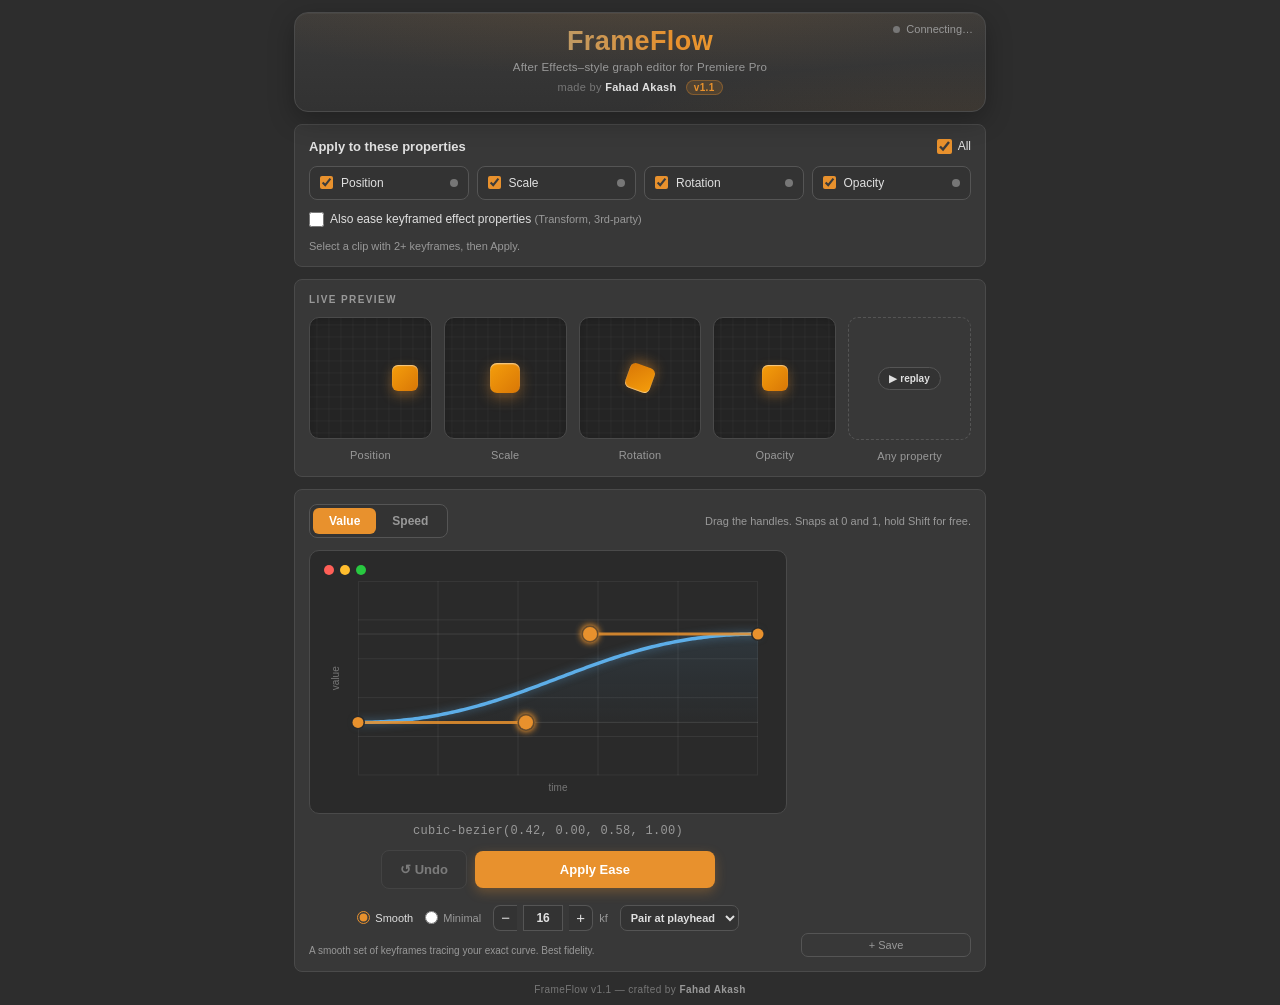
<file: client/index.html>
<!DOCTYPE html>
<html lang="en">
<head>
    <meta charset="UTF-8" />
    <meta name="viewport" content="width=device-width, initial-scale=1.0" />
    <title>FrameFlow Graph Editor</title>
    <link rel="stylesheet" href="css/style.css" />
</head>
<body>
    <div id="app">
        <!-- Title bar -->
        <header class="hero">
            <span class="status" id="hostStatus" title="Connection to Premiere Pro"><span class="dot"></span> Connecting…</span>
            <h1 class="hero-title" title="FrameFlow — an After Effects–style value &amp; speed graph editor for Premiere Pro">FrameFlow</h1>
            <p class="hero-sub">After Effects–style graph editor for Premiere Pro</p>
            <p class="hero-meta">made by <b title="Author">Fahad Akash</b> <span class="ver" title="Version 1.1">v1.1</span></p>
        </header>

        <!-- Properties -->
        <section class="block">
            <div class="row spread">
                <h2 title="Pick which of the clip's properties the ease is applied to when you press Apply">Apply to these properties</h2>
                <label class="check inline" title="Toggle all four properties on or off">
                    <input type="checkbox" id="propAll" checked />
                    <span>All</span>
                </label>
            </div>
            <div class="prop-grid" id="propGrid">
                <label class="prop-chip" title="Apply the ease to Motion → Position (and any Transform-effect Position)"><input type="checkbox" data-prop="position" checked /><span>Position</span><i class="kf-dot" data-dot="position" title="Green = has keyframes · Dim = no keyframes yet · Hollow = not on this clip"></i></label>
                <label class="prop-chip" title="Apply the ease to Scale"><input type="checkbox" data-prop="scale" checked /><span>Scale</span><i class="kf-dot" data-dot="scale" title="Green = has keyframes · Dim = no keyframes yet · Hollow = not on this clip"></i></label>
                <label class="prop-chip" title="Apply the ease to Rotation"><input type="checkbox" data-prop="rotation" checked /><span>Rotation</span><i class="kf-dot" data-dot="rotation" title="Green = has keyframes · Dim = no keyframes yet · Hollow = not on this clip"></i></label>
                <label class="prop-chip" title="Apply the ease to Opacity"><input type="checkbox" data-prop="opacity" checked /><span>Opacity</span><i class="kf-dot" data-dot="opacity" title="Green = has keyframes · Dim = no keyframes yet · Hollow = not on this clip"></i></label>
            </div>
            <label class="check inline anykeyed" title="Also ease ANY parameter that has 2+ keyframes — covers the Transform effect and third-party plugin properties with custom names"><input type="checkbox" id="anyKeyed" /><span>Also ease keyframed effect properties <em>(Transform, 3rd-party)</em></span></label>
            <p class="hint" id="selectionHint">Select a clip with 2+ keyframes, then Apply.</p>
            <p class="hint effects-line" id="effectsLine"></p>
        </section>

        <!-- Live preview -->
        <section class="block">
            <div class="section-cap" title="A live loop of your current ease applied to each property type">LIVE PREVIEW</div>
            <div class="preview-row">
                <div class="preview-cell" data-preview="position" title="Your ease previewed as movement"><div class="stage"><div class="dot-box" id="pvPosition"></div></div><span>Position</span></div>
                <div class="preview-cell" data-preview="scale" title="Your ease previewed as scaling"><div class="stage"><div class="dot-box" id="pvScale"></div></div><span>Scale</span></div>
                <div class="preview-cell" data-preview="rotation" title="Your ease previewed as rotation"><div class="stage"><div class="dot-box" id="pvRotation"></div></div><span>Rotation</span></div>
                <div class="preview-cell" data-preview="opacity" title="Your ease previewed as a fade"><div class="stage"><div class="dot-box" id="pvOpacity"></div></div><span>Opacity</span></div>
                <div class="preview-cell more" id="replayBtn" title="Replay the preview loop"><div class="stage"><div class="more-badge">▶ replay</div></div><span>Any property</span></div>
            </div>
        </section>

        <!-- Editor + Presets (side-by-side) -->
        <section class="block editor-block">
            <div class="row spread">
                <div class="seg" role="tablist">
                    <button class="seg-btn active" id="tabValue" data-mode="value" title="Value graph: the property's value over time — the ease shape itself.">Value</button>
                    <button class="seg-btn" id="tabSpeed" data-mode="speed" title="Speed graph: the same ease seen as velocity — how fast the value moves at each moment (accelerate / coast / decelerate).">Speed</button>
                </div>
                <span class="hint small">Drag the handles. Snaps at 0 and 1, hold Shift for free.</span>
            </div>

            <div class="editor-layout">
                <div class="editor-main">
                    <div class="graph-wrap" title="Drag the two colored handles to shape the ease. Hold Shift for free movement past 0–1 (overshoot / anticipation).">
                        <div class="traffic-dots">
                            <span class="traffic-dot red"></span>
                            <span class="traffic-dot yellow"></span>
                            <span class="traffic-dot green"></span>
                        </div>
                        <canvas id="graph" width="560" height="300"></canvas>
                    </div>
                    <div class="readout" id="readout" title="The ease as a CSS-style cubic-bezier — the four handle coordinates">cubic-bezier(0.42, 0.00, 0.58, 1.00)</div>
                    <div class="editor-actions">
                        <button class="undo-btn" id="undoBtn" title="Restore properties to how they were before the last Apply (Ctrl+Z)" disabled>↺ Undo</button>
                        <button class="apply-btn-main" id="applyBtnMain" title="Apply the ease onto the selected clip's properties">Apply Ease</button>
                    </div>
                    <div class="apply-mode">
                        <label class="radio" title="Traces your exact curve with a smooth set of keyframes (~16). Best fidelity. Recommended."><input type="radio" name="applyMode" value="smooth" data-density="16" checked /><span>Smooth</span></label>
                        <label class="radio" title="Traces your curve with only a few keyframes (~6). Cleaner &amp; lighter, still accurate — and it always applies."><input type="radio" name="applyMode" value="minimal" data-density="6" /><span>Minimal</span></label>
                        <span class="dens" id="densWrap">
                            <button class="step" id="densMinus" type="button" tabindex="-1" aria-label="Fewer keyframes" title="Fewer keyframes">&minus;</button>
                            <input id="densInput" type="number" min="3" max="120" value="16" title="How many keyframes to bake — fewer is cleaner, more is smoother" />
                            <button class="step" id="densPlus" type="button" tabindex="-1" aria-label="More keyframes" title="More keyframes">+</button>
                            <span class="dens-label" title="keyframes">kf</span>
                        </span>
                        <select class="segsel" id="segMode" title="Which pair of YOUR keyframes to bake between. Keyframes FrameFlow baked earlier are not counted as pairs — only the ones you placed by hand.">
                            <option value="playhead" selected>Pair at playhead</option>
                            <option value="last">Newest pair</option>
                            <option value="first">First pair</option>
                            <option value="all">Every pair</option>
                        </select>
                        <span class="mode-caption" id="modeCaption"></span>
                    </div>
                </div>
                <div class="preset-sidebar">
                    <div class="preset-grid" id="presetScroll"></div>
                    <button class="ghost-btn save-btn" id="savePresetBtn" title="Save the current curve as a reusable preset">+ Save</button>
                </div>
            </div>
        </section>

        <div class="credit">FrameFlow v1.1 — crafted by <b>Fahad Akash</b></div>

        <div class="toast" id="toast"></div>
    </div>

    <script src="js/CSInterface.js"></script>
    <script src="js/bezier.js"></script>
    <script src="js/presets.js"></script>
    <script src="js/graph.js"></script>
    <script src="js/main.js"></script>
</body>
</html>
</file>
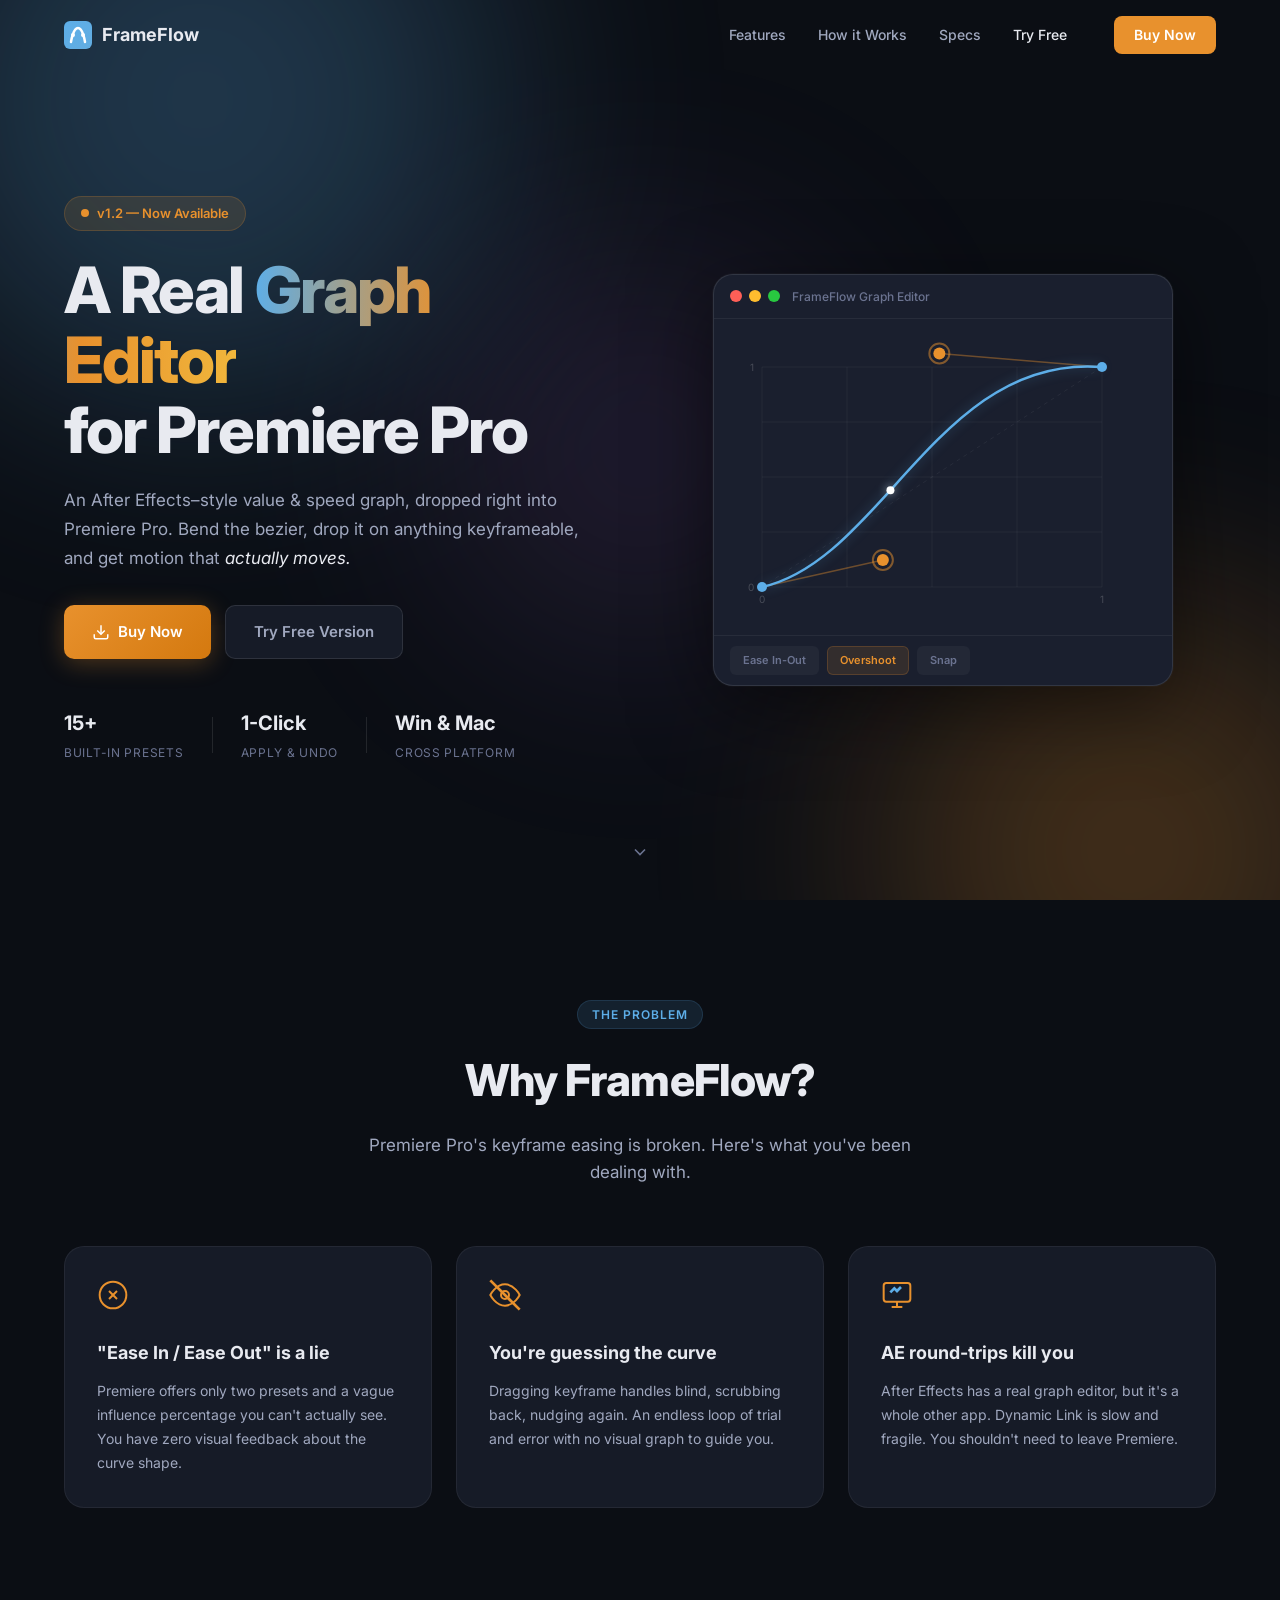
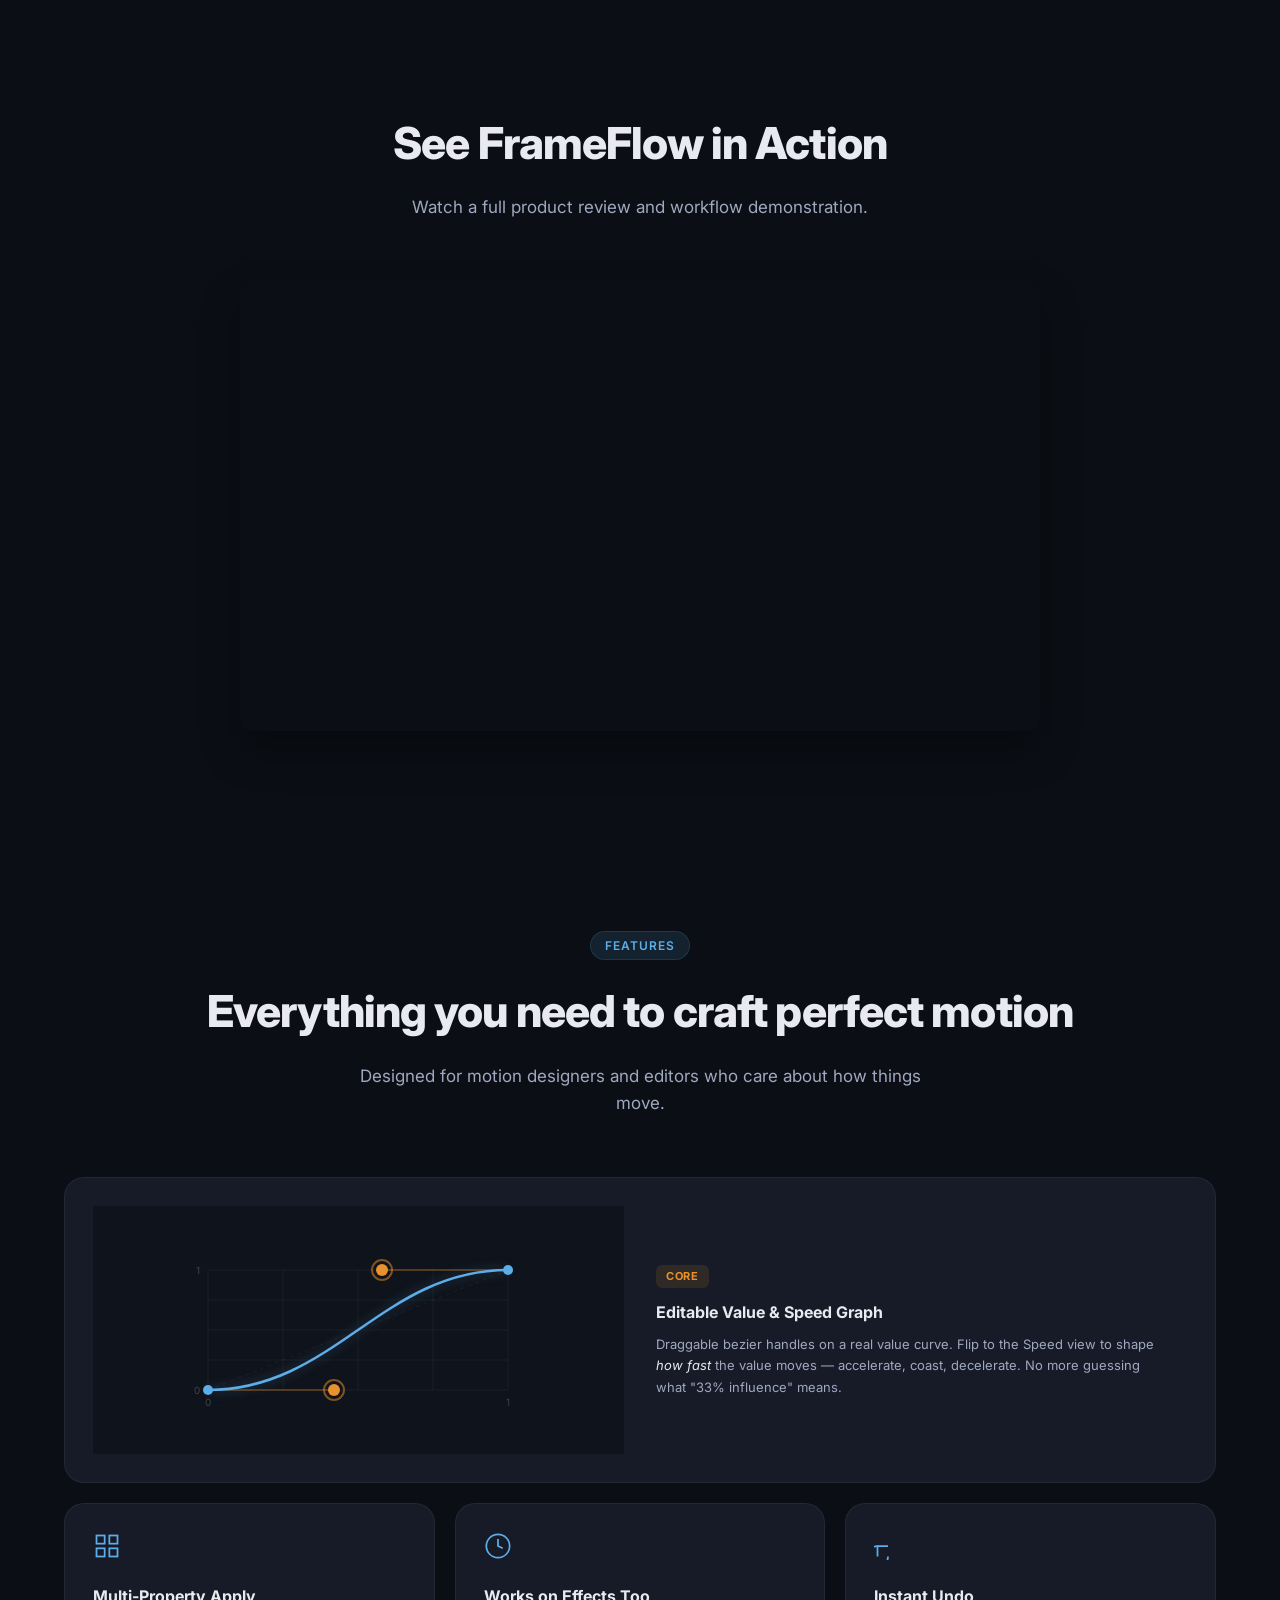
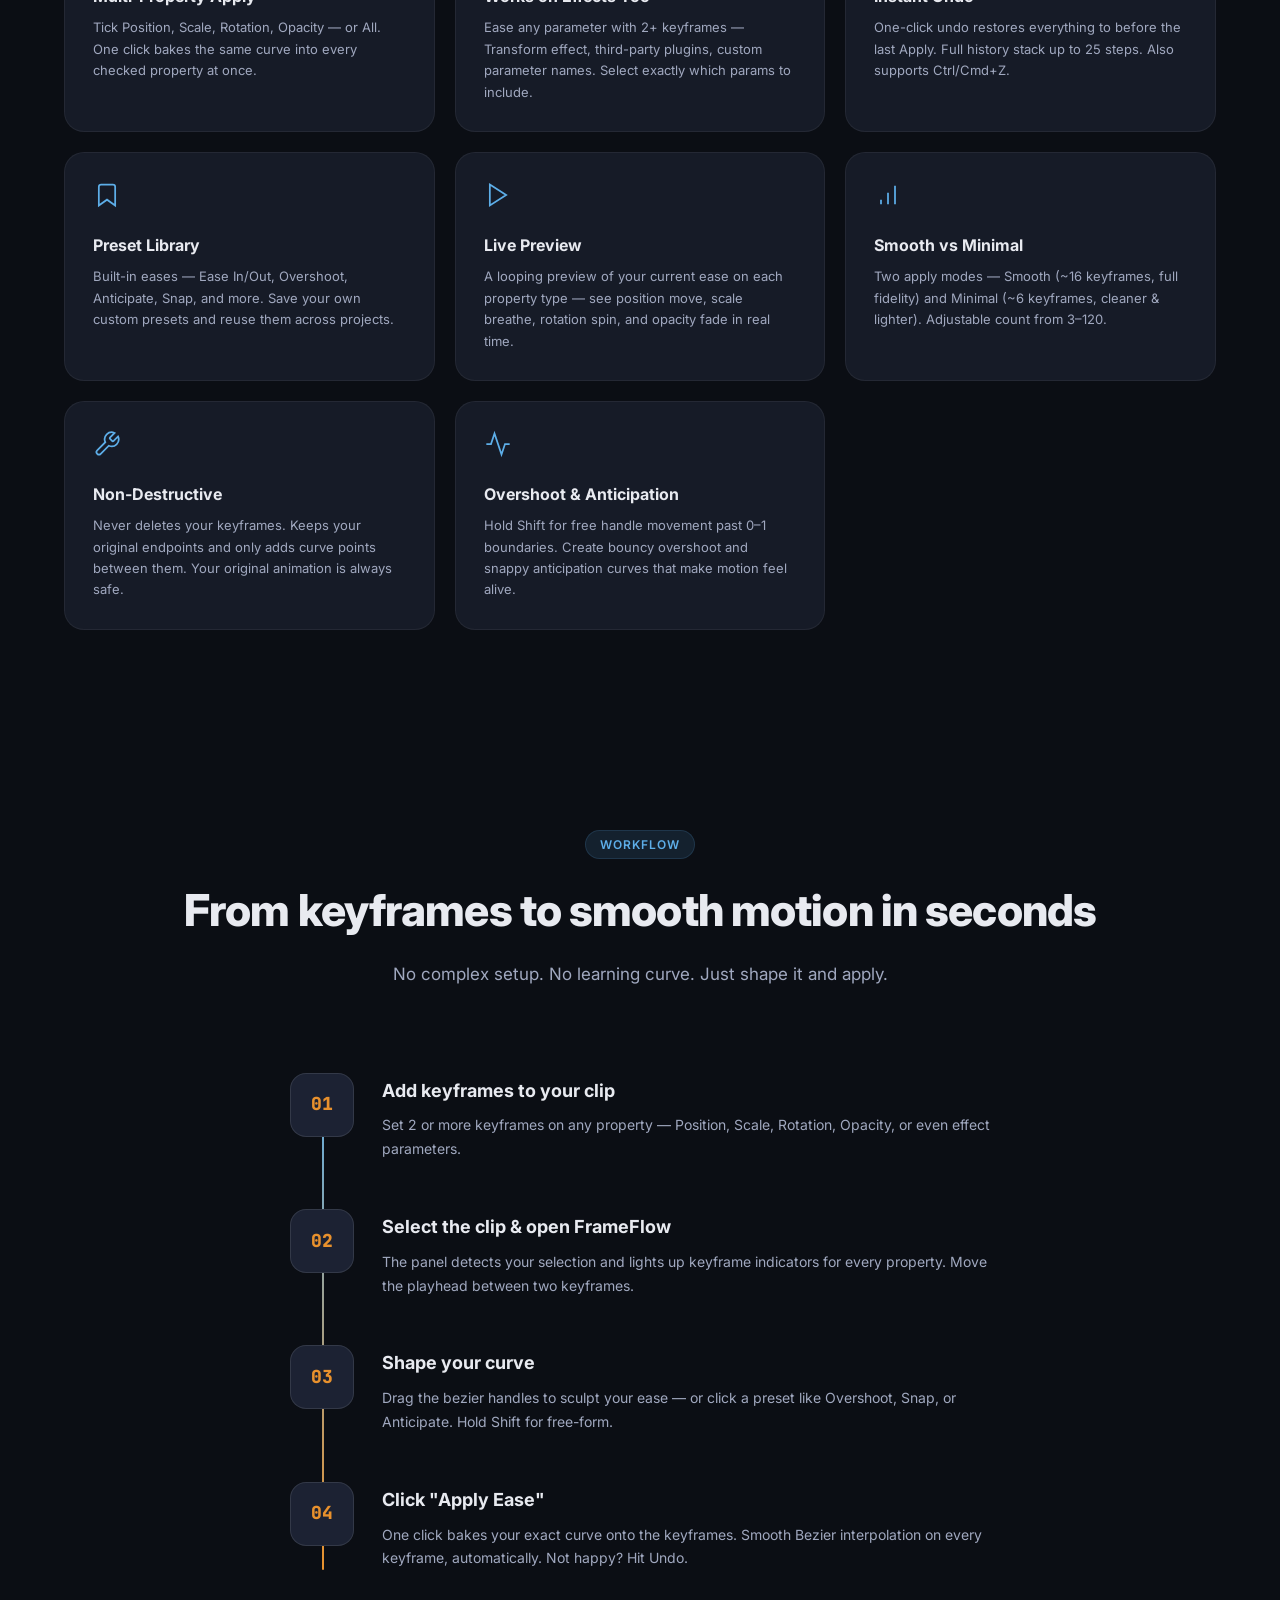
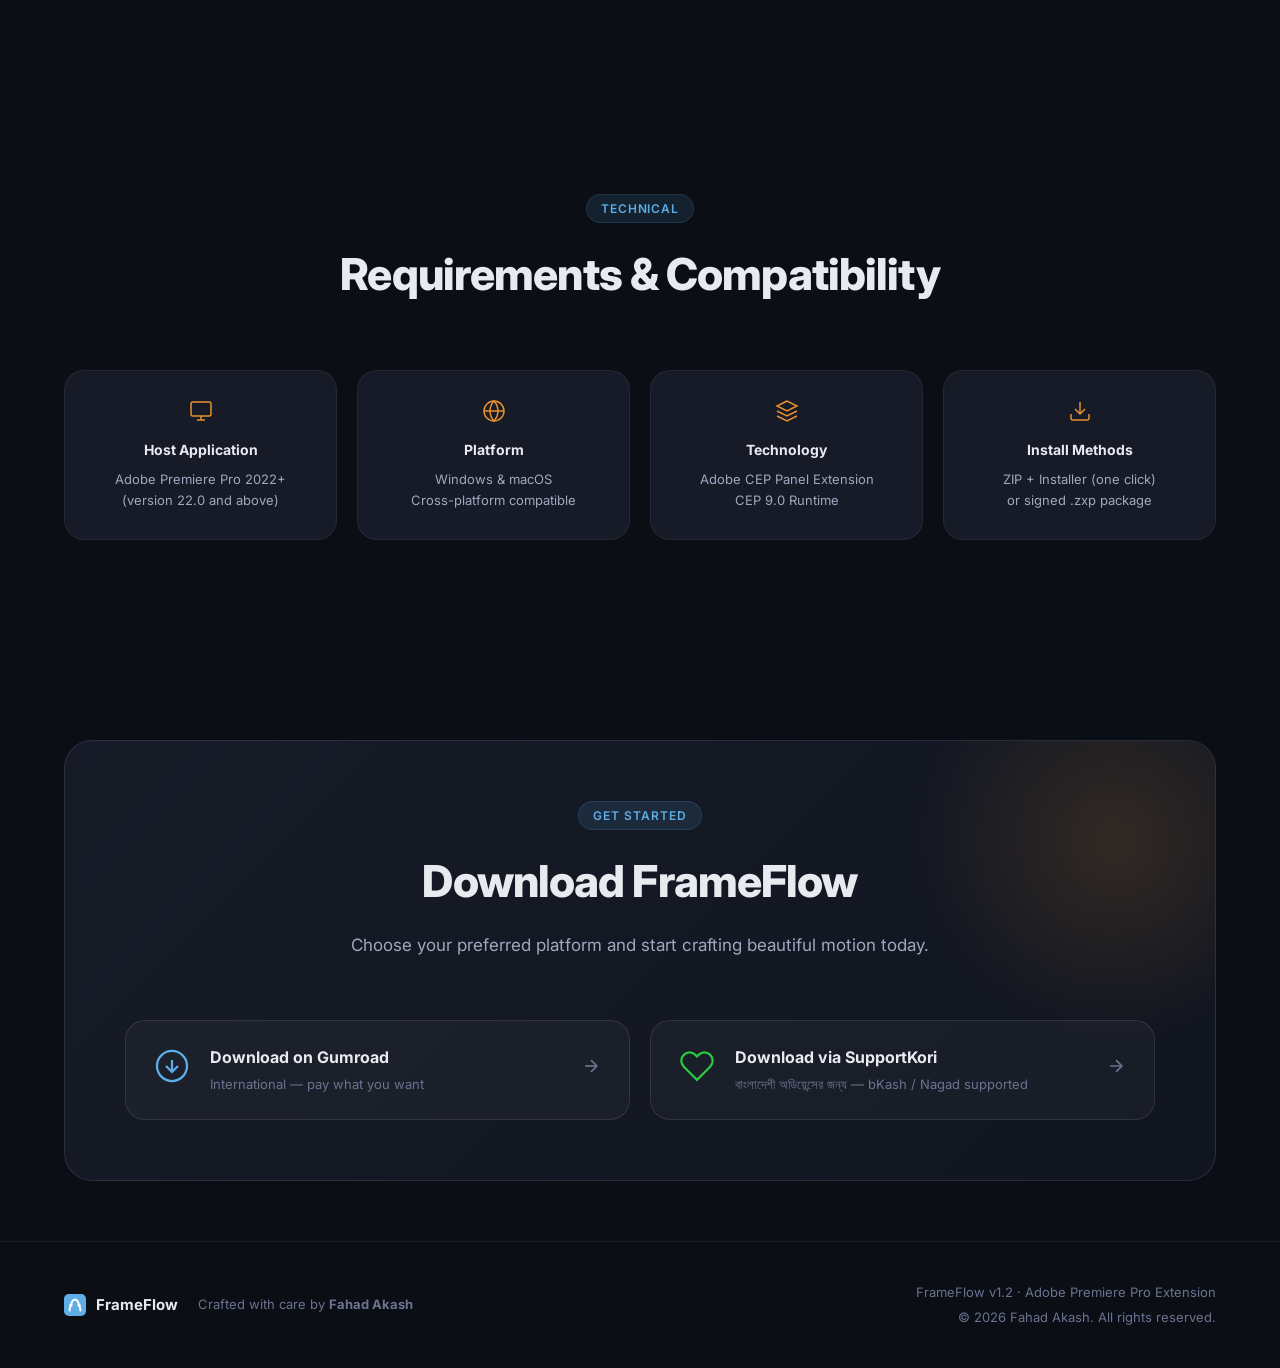
<file: website/index.html>
<!DOCTYPE html>
<html lang="en">
<head>
    <meta charset="UTF-8">
    <meta name="viewport" content="width=device-width, initial-scale=1.0">
    <title>FrameFlow — Real Graph Editor for Premiere Pro</title>
    <meta name="description" content="An After Effects–style value & speed graph editor dropped right into Premiere Pro. Shape your bezier curves visually, apply with one click.">
    <meta name="keywords" content="Premiere Pro, graph editor, keyframe, bezier, easing, motion, plugin, CEP, extension">
    <meta name="author" content="Fahad Akash">
    <link rel="preconnect" href="https://fonts.googleapis.com">
    <link rel="preconnect" href="https://fonts.gstatic.com" crossorigin>
    <link href="https://fonts.googleapis.com/css2?family=Inter:wght@300;400;500;600;700;800;900&family=JetBrains+Mono:wght@400;500&display=swap" rel="stylesheet">
    <link rel="stylesheet" href="css/style.css">
</head>
<body>
    <!-- Ambient background -->
    <div class="ambient">
        <div class="orb orb-1"></div>
        <div class="orb orb-2"></div>
        <div class="orb orb-3"></div>
    </div>

    <!-- Navigation -->
    <nav class="nav" id="nav">
        <div class="container nav-inner">
            <a href="#" class="logo">
                <svg width="28" height="28" viewBox="0 0 28 28" fill="none"><rect width="28" height="28" rx="6" fill="url(#logoGrad)"/><path d="M7 21C7 21 9 7 14 7C19 7 21 21 21 21" stroke="#fff" stroke-width="2.5" stroke-linecap="round" fill="none"/><circle cx="9" cy="14" r="2" fill="#fff"/><circle cx="19" cy="14" r="2" fill="#fff"/><defs><linearGradient id="logoGrad" x1="0" y1="0" x2="28" y2="28"><stop stop-color="#5daee8"/><stop offset="1" stop-color="#e8912d"/></linearGradient></defs></svg>
                <span>FrameFlow</span>
            </a>
            <div class="nav-links" id="navLinks">
                <a href="#features">Features</a>
                <a href="#workflow">How it Works</a>
                <a href="#specs">Specs</a>
                <a href="https://www.supportkori.com/fahadakash/extras/frameflow-free-u913" target="_blank" class="nav-cta-ghost" style="margin-right: 15px; color: var(--text); text-decoration: none; font-weight: 500;">Try Free</a>
                <a href="#download" class="nav-cta">Buy Now</a>
            </div>
            <button class="mobile-toggle" id="mobileToggle" aria-label="Toggle menu">
                <span></span><span></span><span></span>
            </button>
        </div>
    </nav>

    <!-- Hero -->
    <section class="hero" id="hero">
        <div class="container hero-inner">
            <div class="hero-content">
                <div class="hero-badge">
                    <span class="pulse"></span>
                    v1.2 — Now Available
                </div>
                <h1 class="hero-title">
                    A Real <span class="gradient-text">Graph Editor</span><br>
                    for Premiere Pro
                </h1>
                <p class="hero-sub">
                    An After Effects–style value & speed graph, dropped right into Premiere Pro. 
                    Bend the bezier, drop it on anything keyframeable, and get motion that <em>actually moves.</em>
                </p>
                <div class="hero-actions">
                    <a href="#download" class="btn btn-primary">
                        <svg width="18" height="18" viewBox="0 0 24 24" fill="none" stroke="currentColor" stroke-width="2"><path d="M21 15v4a2 2 0 01-2 2H5a2 2 0 01-2-2v-4"/><polyline points="7 10 12 15 17 10"/><line x1="12" y1="15" x2="12" y2="3"/></svg>
                        Buy Now
                    </a>
                    <a href="https://www.supportkori.com/fahadakash/extras/frameflow-free-u913" target="_blank" class="btn btn-ghost">
                        Try Free Version
                    </a>
                </div>
                <div class="hero-stats">
                    <div class="stat">
                        <span class="stat-num">15+</span>
                        <span class="stat-label">Built-in Presets</span>
                    </div>
                    <div class="stat-divider"></div>
                    <div class="stat">
                        <span class="stat-num">1-Click</span>
                        <span class="stat-label">Apply & Undo</span>
                    </div>
                    <div class="stat-divider"></div>
                    <div class="stat">
                        <span class="stat-num">Win & Mac</span>
                        <span class="stat-label">Cross Platform</span>
                    </div>
                </div>
            </div>
            <div class="hero-visual">
                <div class="curve-editor-mockup">
                    <div class="mockup-header">
                        <div class="traffic-lights">
                            <span class="tl tl-r"></span>
                            <span class="tl tl-y"></span>
                            <span class="tl tl-g"></span>
                        </div>
                        <span class="mockup-title">FrameFlow Graph Editor</span>
                    </div>
                    <div class="mockup-body">
                        <canvas id="heroCanvas" width="420" height="300"></canvas>
                    </div>
                    <div class="mockup-footer">
                        <div class="mockup-presets">
                            <span class="mp active">Ease In-Out</span>
                            <span class="mp">Overshoot</span>
                            <span class="mp">Snap</span>
                        </div>
                    </div>
                </div>
            </div>
        </div>
        <div class="hero-scroll-hint">
            <svg width="20" height="20" viewBox="0 0 24 24" fill="none" stroke="currentColor" stroke-width="2"><polyline points="6 9 12 15 18 9"/></svg>
        </div>
    </section>

    <!-- Pain Points -->
    <section class="section section-problems" id="problems">
        <div class="container">
            <div class="section-header">
                <span class="section-tag">The Problem</span>
                <h2>Why FrameFlow?</h2>
                <p class="section-sub">Premiere Pro's keyframe easing is broken. Here's what you've been dealing with.</p>
            </div>
            <div class="problems-grid">
                <div class="problem-card" data-reveal>
                    <div class="problem-icon">
                        <svg width="32" height="32" viewBox="0 0 24 24" fill="none" stroke="#e8912d" stroke-width="1.5"><circle cx="12" cy="12" r="10"/><line x1="15" y1="9" x2="9" y2="15"/><line x1="9" y1="9" x2="15" y2="15"/></svg>
                    </div>
                    <h3>"Ease In / Ease Out" is a lie</h3>
                    <p>Premiere offers only two presets and a vague influence percentage you can't actually see. You have zero visual feedback about the curve shape.</p>
                </div>
                <div class="problem-card" data-reveal>
                    <div class="problem-icon">
                        <svg width="32" height="32" viewBox="0 0 24 24" fill="none" stroke="#e8912d" stroke-width="1.5"><path d="M1 12s4-8 11-8 11 8 11 8-4 8-11 8-11-8-11-8z"/><circle cx="12" cy="12" r="3"/><line x1="1" y1="1" x2="23" y2="23" stroke="#e8912d" stroke-width="2"/></svg>
                    </div>
                    <h3>You're guessing the curve</h3>
                    <p>Dragging keyframe handles blind, scrubbing back, nudging again. An endless loop of trial and error with no visual graph to guide you.</p>
                </div>
                <div class="problem-card" data-reveal>
                    <div class="problem-icon">
                        <svg width="32" height="32" viewBox="0 0 24 24" fill="none" stroke="#e8912d" stroke-width="1.5"><rect x="2" y="3" width="20" height="14" rx="2"/><line x1="8" y1="21" x2="16" y2="21"/><line x1="12" y1="17" x2="12" y2="21"/><path d="M7 10l3-3 2 2 3-3" stroke="#5daee8" stroke-width="2"/></svg>
                    </div>
                    <h3>AE round-trips kill you</h3>
                    <p>After Effects has a real graph editor, but it's a whole other app. Dynamic Link is slow and fragile. You shouldn't need to leave Premiere.</p>
                </div>
            </div>
        </div>
    </section>

    <!-- Video Review -->
    <section class="section" style="background: var(--bg-alt);">
        <div class="container">
            <div class="section-header text-center">
                <h2 class="section-title">See FrameFlow in Action</h2>
                <p class="section-sub">Watch a full product review and workflow demonstration.</p>
            </div>
            <div style="max-width: 800px; margin: 0 auto; border-radius: 12px; overflow: hidden; box-shadow: 0 20px 40px rgba(0,0,0,0.3); border: 1px solid var(--border);">
                <div style="position: relative; padding-bottom: 56.25%; height: 0;">
                    <iframe style="position: absolute; top: 0; left: 0; width: 100%; height: 100%;" src="https://www.youtube.com/embed/ndllaotDtVc?si=AX_SUZRygDtQ8cxR" title="YouTube video player" frameborder="0" allow="accelerometer; autoplay; clipboard-write; encrypted-media; gyroscope; picture-in-picture; web-share" referrerpolicy="strict-origin-when-cross-origin" allowfullscreen></iframe>
                </div>
            </div>
        </div>
    </section>

    <!-- Features -->
    <section class="section section-features" id="features">
        <div class="container">
            <div class="section-header">
                <span class="section-tag">Features</span>
                <h2>Everything you need to craft perfect motion</h2>
                <p class="section-sub">Designed for motion designers and editors who care about how things move.</p>
            </div>
            <div class="features-grid">
                <div class="feature-card feature-hero-card" data-reveal>
                    <div class="feature-visual">
                        <canvas id="featureCurveCanvas" width="380" height="200"></canvas>
                    </div>
                    <div class="feature-hero-content">
                        <div class="feature-badge">Core</div>
                        <h3>Editable Value & Speed Graph</h3>
                        <p>Draggable bezier handles on a real value curve. Flip to the Speed view to shape <em>how fast</em> the value moves — accelerate, coast, decelerate. No more guessing what "33% influence" means.</p>
                    </div>
                </div>

                <div class="feature-card" data-reveal>
                    <div class="feature-icon">
                        <svg width="28" height="28" viewBox="0 0 24 24" fill="none" stroke="#5daee8" stroke-width="1.5"><rect x="3" y="3" width="7" height="7"/><rect x="14" y="3" width="7" height="7"/><rect x="14" y="14" width="7" height="7"/><rect x="3" y="14" width="7" height="7"/></svg>
                    </div>
                    <h3>Multi-Property Apply</h3>
                    <p>Tick Position, Scale, Rotation, Opacity — or All. One click bakes the same curve into every checked property at once.</p>
                </div>

                <div class="feature-card" data-reveal>
                    <div class="feature-icon">
                        <svg width="28" height="28" viewBox="0 0 24 24" fill="none" stroke="#5daee8" stroke-width="1.5"><circle cx="12" cy="12" r="10"/><path d="M12 6v6l4 2"/></svg>
                    </div>
                    <h3>Works on Effects Too</h3>
                    <p>Ease any parameter with 2+ keyframes — Transform effect, third-party plugins, custom parameter names. Select exactly which params to include.</p>
                </div>

                <div class="feature-card" data-reveal>
                    <div class="feature-icon">
                        <svg width="28" height="28" viewBox="0 0 24 24" fill="none" stroke="#5daee8" stroke-width="1.5"><path d="M3 12a9 9 0 109 9"/><polyline points="3 21 3 12 12 12"/></svg>
                    </div>
                    <h3>Instant Undo</h3>
                    <p>One-click undo restores everything to before the last Apply. Full history stack up to 25 steps. Also supports Ctrl/Cmd+Z.</p>
                </div>

                <div class="feature-card" data-reveal>
                    <div class="feature-icon">
                        <svg width="28" height="28" viewBox="0 0 24 24" fill="none" stroke="#5daee8" stroke-width="1.5"><path d="M19 21l-7-5-7 5V5a2 2 0 012-2h10a2 2 0 012 2z"/></svg>
                    </div>
                    <h3>Preset Library</h3>
                    <p>Built-in eases — Ease In/Out, Overshoot, Anticipate, Snap, and more. Save your own custom presets and reuse them across projects.</p>
                </div>

                <div class="feature-card" data-reveal>
                    <div class="feature-icon">
                        <svg width="28" height="28" viewBox="0 0 24 24" fill="none" stroke="#5daee8" stroke-width="1.5"><polygon points="5 3 19 12 5 21 5 3"/></svg>
                    </div>
                    <h3>Live Preview</h3>
                    <p>A looping preview of your current ease on each property type — see position move, scale breathe, rotation spin, and opacity fade in real time.</p>
                </div>

                <div class="feature-card" data-reveal>
                    <div class="feature-icon">
                        <svg width="28" height="28" viewBox="0 0 24 24" fill="none" stroke="#5daee8" stroke-width="1.5"><path d="M12 20V10"/><path d="M18 20V4"/><path d="M6 20v-4"/></svg>
                    </div>
                    <h3>Smooth vs Minimal</h3>
                    <p>Two apply modes — Smooth (~16 keyframes, full fidelity) and Minimal (~6 keyframes, cleaner & lighter). Adjustable count from 3–120.</p>
                </div>

                <div class="feature-card" data-reveal>
                    <div class="feature-icon">
                        <svg width="28" height="28" viewBox="0 0 24 24" fill="none" stroke="#5daee8" stroke-width="1.5"><path d="M14.7 6.3a1 1 0 000 1.4l1.6 1.6a1 1 0 001.4 0l3.77-3.77a6 6 0 01-7.94 7.94l-6.91 6.91a2.12 2.12 0 01-3-3l6.91-6.91a6 6 0 017.94-7.94l-3.76 3.76z"/></svg>
                    </div>
                    <h3>Non-Destructive</h3>
                    <p>Never deletes your keyframes. Keeps your original endpoints and only adds curve points between them. Your original animation is always safe.</p>
                </div>

                <div class="feature-card" data-reveal>
                    <div class="feature-icon">
                        <svg width="28" height="28" viewBox="0 0 24 24" fill="none" stroke="#5daee8" stroke-width="1.5"><path d="M22 12h-4l-3 9L9 3l-3 9H2"/></svg>
                    </div>
                    <h3>Overshoot & Anticipation</h3>
                    <p>Hold Shift for free handle movement past 0–1 boundaries. Create bouncy overshoot and snappy anticipation curves that make motion feel alive.</p>
                </div>
            </div>
        </div>
    </section>

    <!-- How it Works -->
    <section class="section section-workflow" id="workflow">
        <div class="container">
            <div class="section-header">
                <span class="section-tag">Workflow</span>
                <h2>From keyframes to smooth motion in seconds</h2>
                <p class="section-sub">No complex setup. No learning curve. Just shape it and apply.</p>
            </div>
            <div class="steps">
                <div class="step" data-reveal>
                    <div class="step-num">01</div>
                    <div class="step-content">
                        <h3>Add keyframes to your clip</h3>
                        <p>Set 2 or more keyframes on any property — Position, Scale, Rotation, Opacity, or even effect parameters.</p>
                    </div>
                </div>
                <div class="step" data-reveal>
                    <div class="step-num">02</div>
                    <div class="step-content">
                        <h3>Select the clip & open FrameFlow</h3>
                        <p>The panel detects your selection and lights up keyframe indicators for every property. Move the playhead between two keyframes.</p>
                    </div>
                </div>
                <div class="step" data-reveal>
                    <div class="step-num">03</div>
                    <div class="step-content">
                        <h3>Shape your curve</h3>
                        <p>Drag the bezier handles to sculpt your ease — or click a preset like Overshoot, Snap, or Anticipate. Hold Shift for free-form.</p>
                    </div>
                </div>
                <div class="step" data-reveal>
                    <div class="step-num">04</div>
                    <div class="step-content">
                        <h3>Click "Apply Ease"</h3>
                        <p>One click bakes your exact curve onto the keyframes. Smooth Bezier interpolation on every keyframe, automatically. Not happy? Hit Undo.</p>
                    </div>
                </div>
            </div>
        </div>
    </section>

    <!-- Specs -->
    <section class="section section-specs" id="specs">
        <div class="container">
            <div class="section-header">
                <span class="section-tag">Technical</span>
                <h2>Requirements & Compatibility</h2>
            </div>
            <div class="specs-grid">
                <div class="spec-card" data-reveal>
                    <div class="spec-icon">
                        <svg width="24" height="24" viewBox="0 0 24 24" fill="none" stroke="#e8912d" stroke-width="1.5"><rect x="2" y="3" width="20" height="14" rx="2"/><line x1="8" y1="21" x2="16" y2="21"/><line x1="12" y1="17" x2="12" y2="21"/></svg>
                    </div>
                    <h4>Host Application</h4>
                    <p>Adobe Premiere Pro 2022+<br>(version 22.0 and above)</p>
                </div>
                <div class="spec-card" data-reveal>
                    <div class="spec-icon">
                        <svg width="24" height="24" viewBox="0 0 24 24" fill="none" stroke="#e8912d" stroke-width="1.5"><circle cx="12" cy="12" r="10"/><line x1="2" y1="12" x2="22" y2="12"/><path d="M12 2a15.3 15.3 0 014 10 15.3 15.3 0 01-4 10 15.3 15.3 0 01-4-10 15.3 15.3 0 014-10z"/></svg>
                    </div>
                    <h4>Platform</h4>
                    <p>Windows & macOS<br>Cross-platform compatible</p>
                </div>
                <div class="spec-card" data-reveal>
                    <div class="spec-icon">
                        <svg width="24" height="24" viewBox="0 0 24 24" fill="none" stroke="#e8912d" stroke-width="1.5"><path d="M12 2L2 7l10 5 10-5-10-5z"/><path d="M2 17l10 5 10-5"/><path d="M2 12l10 5 10-5"/></svg>
                    </div>
                    <h4>Technology</h4>
                    <p>Adobe CEP Panel Extension<br>CEP 9.0 Runtime</p>
                </div>
                <div class="spec-card" data-reveal>
                    <div class="spec-icon">
                        <svg width="24" height="24" viewBox="0 0 24 24" fill="none" stroke="#e8912d" stroke-width="1.5"><path d="M21 15v4a2 2 0 01-2 2H5a2 2 0 01-2-2v-4"/><polyline points="7 10 12 15 17 10"/><line x1="12" y1="15" x2="12" y2="3"/></svg>
                    </div>
                    <h4>Install Methods</h4>
                    <p>ZIP + Installer (one click)<br>or signed .zxp package</p>
                </div>
            </div>
        </div>
    </section>

    <!-- Download CTA -->
    <section class="section section-download" id="download">
        <div class="container">
            <div class="download-inner">
                <div class="download-glow"></div>
                <div class="section-header">
                    <span class="section-tag">Get Started</span>
                    <h2>Download FrameFlow</h2>
                    <p class="section-sub">Choose your preferred platform and start crafting beautiful motion today.</p>
                </div>
                <div class="download-cards">
                    <a href="https://fahadakash.gumroad.com/l/frameflow" target="_blank" rel="noopener" class="download-card" data-reveal>
                        <div class="dl-icon">
                            <svg width="36" height="36" viewBox="0 0 24 24" fill="none" stroke="#5daee8" stroke-width="1.5"><circle cx="12" cy="12" r="10"/><path d="M12 16V8"/><path d="M8 12l4 4 4-4"/></svg>
                        </div>
                        <div class="dl-info">
                            <h3>Download on Gumroad</h3>
                            <p>International — pay what you want</p>
                        </div>
                        <div class="dl-arrow">
                            <svg width="20" height="20" viewBox="0 0 24 24" fill="none" stroke="currentColor" stroke-width="2"><line x1="5" y1="12" x2="19" y2="12"/><polyline points="12 5 19 12 12 19"/></svg>
                        </div>
                    </a>
                    <a href="https://www.supportkori.com/fahadakash/extras/frameflow-zm69?fbclid=IwY2xjawTFNYFleHRuA2FlbQIxMABicmlkETFYSlc3MkFYUUZOUW9mcTgzc3J0YwZhcHBfaWQQMjIyMDM5MTc4ODIwMDg5MgABHq1HubvUHDN-1i4283nMW5g4nwTJ68KD2waqWyl3DvvZt5mww8sGbsXVVE4o_aem_nHj4A2khUUf4vVpiT2HPNg" target="_blank" rel="noopener" class="download-card" data-reveal>
                        <div class="dl-icon">
                            <svg width="36" height="36" viewBox="0 0 24 24" fill="none" stroke="#28c840" stroke-width="1.5"><path d="M20.84 4.61a5.5 5.5 0 00-7.78 0L12 5.67l-1.06-1.06a5.5 5.5 0 00-7.78 7.78l1.06 1.06L12 21.23l7.78-7.78 1.06-1.06a5.5 5.5 0 000-7.78z"/></svg>
                        </div>
                        <div class="dl-info">
                            <h3>Download via SupportKori</h3>
                            <p>বাংলাদেশী অডিয়েন্সের জন্য — bKash / Nagad supported</p>
                        </div>
                        <div class="dl-arrow">
                            <svg width="20" height="20" viewBox="0 0 24 24" fill="none" stroke="currentColor" stroke-width="2"><line x1="5" y1="12" x2="19" y2="12"/><polyline points="12 5 19 12 12 19"/></svg>
                        </div>
                    </a>
                </div>
            </div>
        </div>
    </section>

    <!-- Footer -->
    <footer class="footer">
        <div class="container footer-inner">
            <div class="footer-left">
                <a href="#" class="logo">
                    <svg width="22" height="22" viewBox="0 0 28 28" fill="none"><rect width="28" height="28" rx="6" fill="url(#logoGrad2)"/><path d="M7 21C7 21 9 7 14 7C19 7 21 21 21 21" stroke="#fff" stroke-width="2.5" stroke-linecap="round" fill="none"/><circle cx="9" cy="14" r="2" fill="#fff"/><circle cx="19" cy="14" r="2" fill="#fff"/><defs><linearGradient id="logoGrad2" x1="0" y1="0" x2="28" y2="28"><stop stop-color="#5daee8"/><stop offset="1" stop-color="#e8912d"/></linearGradient></defs></svg>
                    <span>FrameFlow</span>
                </a>
                <p>Crafted with care by <strong>Fahad Akash</strong></p>
            </div>
            <div class="footer-right">
                <p>FrameFlow v1.2 · Adobe Premiere Pro Extension</p>
                <p class="footer-copy">&copy; 2026 Fahad Akash. All rights reserved.</p>
            </div>
        </div>
    </footer>

    <script src="js/main.js"></script>
</body>
</html>
</file>
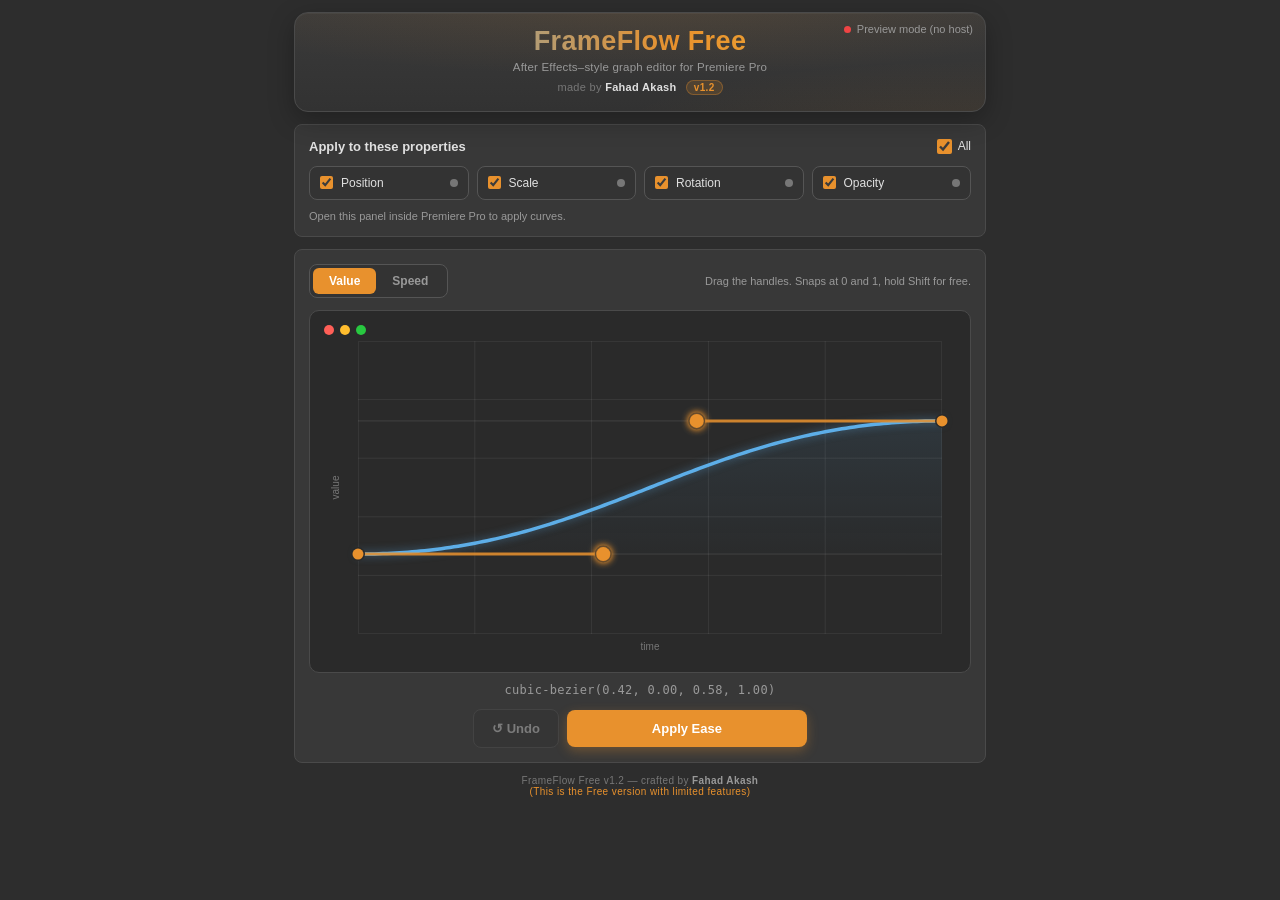
<file: free_version/client/index.html>
<!DOCTYPE html>
<html lang="en">
<head>
    <meta charset="UTF-8" />
    <meta name="viewport" content="width=device-width, initial-scale=1.0" />
    <title>FrameFlow Free Graph Editor</title>
    <link rel="stylesheet" href="css/style.css" />
</head>
<body>
    <div id="app">
        <!-- Title bar -->
        <header class="hero">
            <span class="status" id="hostStatus" title="Connection to Premiere Pro"><span class="dot"></span> Connecting…</span>
            <h1 class="hero-title" title="FrameFlow Free — an After Effects–style value &amp; speed graph editor for Premiere Pro">FrameFlow Free</h1>
            <p class="hero-sub">After Effects–style graph editor for Premiere Pro</p>
            <p class="hero-meta">made by <b title="Author">Fahad Akash</b> <span class="ver" title="Version 1.2">v1.2</span></p>
        </header>

        <!-- Properties -->
        <section class="block">
            <div class="row spread">
                <h2 title="Pick which of the clip's properties the ease is applied to when you press Apply">Apply to these properties</h2>
                <label class="check inline" title="Toggle all four properties on or off">
                    <input type="checkbox" id="propAll" checked />
                    <span>All</span>
                </label>
            </div>
            <div class="prop-grid" id="propGrid">
                <label class="prop-chip" title="Apply the ease to Motion → Position (and any Transform-effect Position)"><input type="checkbox" data-prop="position" checked /><span>Position</span><i class="kf-dot" data-dot="position" title="Green = has keyframes · Dim = no keyframes yet · Hollow = not on this clip"></i></label>
                <label class="prop-chip" title="Apply the ease to Scale"><input type="checkbox" data-prop="scale" checked /><span>Scale</span><i class="kf-dot" data-dot="scale" title="Green = has keyframes · Dim = no keyframes yet · Hollow = not on this clip"></i></label>
                <label class="prop-chip" title="Apply the ease to Rotation"><input type="checkbox" data-prop="rotation" checked /><span>Rotation</span><i class="kf-dot" data-dot="rotation" title="Green = has keyframes · Dim = no keyframes yet · Hollow = not on this clip"></i></label>
                <label class="prop-chip" title="Apply the ease to Opacity"><input type="checkbox" data-prop="opacity" checked /><span>Opacity</span><i class="kf-dot" data-dot="opacity" title="Green = has keyframes · Dim = no keyframes yet · Hollow = not on this clip"></i></label>
            </div>
            <p class="hint" id="selectionHint">Select a clip with 2+ keyframes, then Apply.</p>
        </section>


        <!-- Editor + Presets (side-by-side) -->
        <section class="block editor-block">
            <div class="row spread">
                <div class="seg" role="tablist">
                    <button class="seg-btn active" id="tabValue" data-mode="value" title="Value graph: the property's value over time — the ease shape itself.">Value</button>
                    <button class="seg-btn" id="tabSpeed" data-mode="speed" title="Speed graph: the same ease seen as velocity — how fast the value moves at each moment (accelerate / coast / decelerate).">Speed</button>
                </div>
                <span class="hint small">Drag the handles. Snaps at 0 and 1, hold Shift for free.</span>
            </div>

            <div class="editor-layout">
                <div class="editor-main">
                    <div class="graph-wrap" title="Drag the two colored handles to shape the ease. Hold Shift for free movement past 0–1 (overshoot / anticipation).">
                        <div class="traffic-dots">
                            <span class="traffic-dot red"></span>
                            <span class="traffic-dot yellow"></span>
                            <span class="traffic-dot green"></span>
                        </div>
                        <canvas id="graph" width="560" height="300"></canvas>
                    </div>
                    <div class="readout" id="readout" title="The ease as a CSS-style cubic-bezier — the four handle coordinates">cubic-bezier(0.42, 0.00, 0.58, 1.00)</div>
                    <div class="editor-actions">
                        <button class="undo-btn" id="undoBtn" title="Restore properties to how they were before the last Apply (Ctrl+Z)" disabled>↺ Undo</button>
                        <button class="apply-btn-main" id="applyBtnMain" title="Apply the ease onto the selected clip's properties">Apply Ease</button>
                    </div>
                </div>
            </div>
        </section>

        <div class="credit">FrameFlow Free v1.2 — crafted by <b>Fahad Akash</b><br><span style="color:var(--accent); font-weight: 500;">(This is the Free version with limited features)</span></div>

        <div class="toast" id="toast"></div>
    </div>

    <script src="js/CSInterface.js"></script>
    <script src="js/bezier.js"></script>
    <script src="js/graph.js"></script>
    <script src="js/main.js"></script>
</body>
</html>
</file>
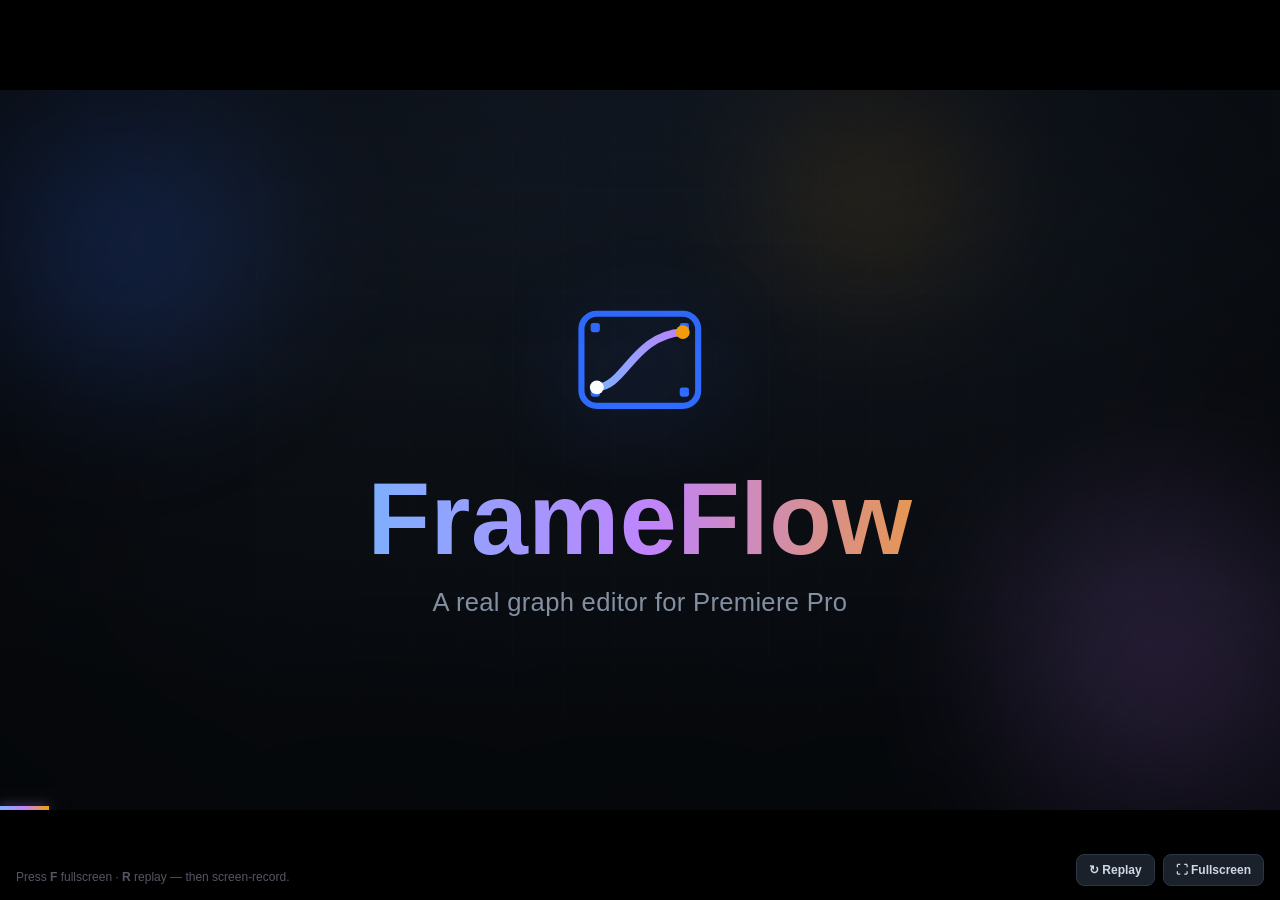
<file: promo/frameflow-promo.html>
<!DOCTYPE html>
<html lang="en">
<head>
<meta charset="UTF-8" />
<meta name="viewport" content="width=device-width, initial-scale=1" />
<title>FrameFlow — Promo</title>
<style>
  :root{
    --bg:#0e1116; --blue:#7db0ff; --accent:#2f6bff; --purple:#c084fc;
    --amber:#f59e0b; --green:#22c55e; --red:#ef4444; --text:#e7ecf3; --muted:#8794a6;
    --font:-apple-system,"Segoe UI",Roboto,Helvetica,Arial,sans-serif;
    --spring:cubic-bezier(.34,1.56,.64,1);
    --smooth:cubic-bezier(.4,0,.2,1);
    --outsoft:cubic-bezier(.16,1,.3,1);
  }
  *{box-sizing:border-box;margin:0;padding:0}
  html,body{height:100%;background:#000;font-family:var(--font);overflow:hidden}
  .wrap{position:fixed;inset:0;display:flex;align-items:center;justify-content:center;background:#000}
  .stage{
    position:relative;width:100vw;height:56.25vw;max-height:100vh;max-width:177.78vh;
    background:radial-gradient(120% 90% at 50% 0%,#141c28 0%,#0b0e13 60%,#070a0e 100%);
    overflow:hidden;color:var(--text)}

  /* floating background orbs */
  .orb{position:absolute;border-radius:50%;filter:blur(60px);opacity:.5;pointer-events:none;
    animation:float 14s ease-in-out infinite}
  .orb.a{width:34%;aspect-ratio:1;left:-8%;top:-10%;background:radial-gradient(circle,rgba(47,107,255,.55),transparent 70%)}
  .orb.b{width:40%;aspect-ratio:1;right:-12%;bottom:-16%;background:radial-gradient(circle,rgba(192,132,252,.5),transparent 70%);animation-delay:-4s}
  .orb.c{width:24%;aspect-ratio:1;right:20%;top:-8%;background:radial-gradient(circle,rgba(245,158,11,.35),transparent 70%);animation-delay:-8s}
  @keyframes float{0%,100%{transform:translate(0,0) scale(1)}33%{transform:translate(4%,6%) scale(1.1)}66%{transform:translate(-3%,-4%) scale(.95)}}

  .grid-bg{position:absolute;inset:0;opacity:.22;
    background-image:linear-gradient(rgba(255,255,255,.05) 1px,transparent 1px),linear-gradient(90deg,rgba(255,255,255,.05) 1px,transparent 1px);
    background-size:4% 7%;mask-image:radial-gradient(circle at 50% 45%,#000 35%,transparent 78%);
    -webkit-mask-image:radial-gradient(circle at 50% 45%,#000 35%,transparent 78%)}
  .vignette{position:absolute;inset:0;pointer-events:none;box-shadow:inset 0 0 22vw rgba(0,0,0,.65)}

  .scene{position:absolute;inset:0;display:flex;flex-direction:column;align-items:center;justify-content:center;
    opacity:0;transform:scale(.94);filter:blur(6px);transition:opacity .5s cubic-bezier(.4,0,.2,1),transform .6s cubic-bezier(.4,0,.2,1),filter .5s cubic-bezier(.4,0,.2,1);
    padding:5% 8%;text-align:center;pointer-events:none}
  /* settled state MUST be clean (no transform/filter) or Chromium hides
     background-clip:text gradient children. */
  .scene.show{opacity:1;transform:none;filter:none}

  h1{font-size:clamp(30px,8vw,110px);font-weight:800;letter-spacing:.5px;line-height:1;position:relative}
  .grad{background:linear-gradient(92deg,var(--blue) 0%,var(--purple) 52%,var(--amber) 120%);
    -webkit-background-clip:text;background-clip:text;-webkit-text-fill-color:transparent}
  /* solid accent for ANIMATED emphasis words (transform-safe, unlike gradient) */
  .hot{color:var(--purple);font-weight:800}
  @keyframes sweep{0%{left:-60%}100%{left:130%}}

  h2{font-size:clamp(20px,4vw,50px);font-weight:800;line-height:1.12}
  .sub{font-size:clamp(13px,2vw,26px);color:var(--muted);margin-top:1.4vw;letter-spacing:.3px}
  .kicker{font-size:clamp(11px,1.5vw,18px);letter-spacing:3px;text-transform:uppercase;color:var(--accent);font-weight:800;margin-bottom:1.6vw}

  /* word-by-word reveal */
  .w{display:inline-block;white-space:pre}
  .scene.show .w{animation:wordUp .7s cubic-bezier(.34,1.56,.64,1) both;animation-delay:calc(var(--i,0)*.07s + .1s)}
  @keyframes wordUp{0%{opacity:0;transform:translateY(60%) scale(.8);filter:blur(6px)}60%{filter:blur(0)}100%{opacity:1;transform:none}}

  /* generic entrance utilities (run only while parent .show) */
  .pop,.rise,.sL,.sR,.zoom{opacity:0}
  .scene.show .pop {animation:popIn .8s cubic-bezier(.34,1.56,.64,1) both;animation-delay:var(--d,0s)}
  .scene.show .rise{animation:riseIn .8s cubic-bezier(.16,1,.3,1) both;animation-delay:var(--d,0s)}
  .scene.show .sL  {animation:slideL .8s cubic-bezier(.16,1,.3,1) both;animation-delay:var(--d,0s)}
  .scene.show .sR  {animation:slideR .8s cubic-bezier(.16,1,.3,1) both;animation-delay:var(--d,0s)}
  .scene.show .zoom{animation:zoomIn .9s cubic-bezier(.34,1.56,.64,1) both;animation-delay:var(--d,0s)}
  @keyframes popIn{0%{opacity:0;transform:scale(.5) translateY(24px)}65%{opacity:1;transform:scale(1.08)}100%{transform:scale(1)}}
  @keyframes riseIn{from{opacity:0;transform:translateY(42px);filter:blur(8px)}to{opacity:1;transform:none;filter:none}}
  @keyframes slideL{from{opacity:0;transform:translateX(-70px) scale(.9)}to{opacity:1;transform:none}}
  @keyframes slideR{from{opacity:0;transform:translateX(70px) scale(.9)}to{opacity:1;transform:none}}
  @keyframes zoomIn{0%{opacity:0;transform:scale(.4)}70%{opacity:1;transform:scale(1.06)}100%{transform:scale(1)}}

  /* logo mark */
  .mark{width:clamp(78px,12vw,160px);height:clamp(78px,12vw,160px);margin-bottom:2.4vw;
    filter:drop-shadow(0 14px 44px rgba(47,107,255,.4));transform-origin:center}
  .scene.show .mark{animation:markPop 1s cubic-bezier(.34,1.56,.64,1) .1s both}
  @keyframes markPop{0%{opacity:0;transform:scale(.3) rotate(-12deg)}70%{opacity:1;transform:scale(1.12) rotate(3deg)}100%{transform:scale(1) rotate(0)}}
  .mark .strip{stroke-dasharray:280;stroke-dashoffset:280}
  .scene.show .mark .strip{animation:draw 1s .25s cubic-bezier(.4,0,.2,1) forwards}
  .mark .curve{stroke-dasharray:230;stroke-dashoffset:230}
  .scene.show .mark .curve{animation:draw 1.1s .7s cubic-bezier(.4,0,.2,1) forwards}
  @keyframes draw{to{stroke-dashoffset:0}}
  .mark .glow{animation:glowpulse 2.4s 1.4s ease-in-out infinite}
  @keyframes glowpulse{0%,100%{opacity:.0}50%{opacity:.5}}

  /* lists */
  ul{list-style:none;margin-top:2vw;display:flex;flex-direction:column;gap:1.1vw;text-align:left}
  li{font-size:clamp(15px,2.4vw,32px);display:flex;align-items:center;gap:1.1vw;opacity:0}
  .scene.show li{animation:liPop .7s cubic-bezier(.34,1.56,.64,1) both}
  .scene.show li:nth-child(1){animation-delay:.35s}
  .scene.show li:nth-child(2){animation-delay:.55s}
  .scene.show li:nth-child(3){animation-delay:.75s}
  @keyframes liPop{0%{opacity:0;transform:translateX(-30px) scale(.85)}65%{opacity:1;transform:scale(1.04)}100%{transform:none}}
  .bad .ic{color:var(--red)} .good .ic{color:var(--green)}
  .ic{font-weight:900;font-size:1.15em;width:1.3em;flex:0 0 auto;text-align:center}
  .scene.show .bad li .ic{animation:liPop .7s cubic-bezier(.34,1.56,.64,1) both, shake .4s 1s ease}
  @keyframes shake{0%,100%{transform:translateX(0)}25%{transform:translateX(-3px)}75%{transform:translateX(3px)}}
  li b{color:#fff;font-weight:700} li span.t{color:var(--muted)}

  /* solution graph panel */
  .panel{width:min(50%,600px);border:1px solid #232c39;border-radius:16px;padding:2%;margin-top:1.4vw;
    background:radial-gradient(120% 90% at 15% 0,rgba(47,107,255,.14),transparent 55%),linear-gradient(180deg,#141a24,#10151d);
    box-shadow:0 24px 70px rgba(0,0,0,.55)}
  .panel svg{width:100%;height:auto;display:block}
  .handle{animation:bend 3s ease-in-out infinite alternate;transform-box:fill-box;transform-origin:center}
  @keyframes bend{from{transform:translateY(0)}to{transform:translateY(-30px)}}
  .handle2{animation:bend2 3s ease-in-out infinite alternate;transform-box:fill-box}
  @keyframes bend2{from{transform:translateY(0)}to{transform:translateY(30px)}}

  /* before / after */
  .split{display:flex;gap:2.2vw;width:100%;height:56%;margin-top:2vw;position:relative}
  .pane{flex:1;border:1px solid #232c39;border-radius:16px;position:relative;overflow:hidden;
    background:linear-gradient(180deg,#141a24,#0e131b);display:flex;align-items:center;justify-content:center}
  .pane .tag{position:absolute;top:5%;left:0;right:0;font-size:clamp(12px,1.8vw,24px);font-weight:800}
  .pane.before .tag{color:var(--red)} .pane.after .tag{color:var(--green)}
  .mover{width:13%;aspect-ratio:1;border-radius:16px;will-change:transform}
  .scene.show .mover.stiff{background:#64748b;animation:stiff 1.5s linear infinite}
  .scene.show .mover.smooth{background:linear-gradient(135deg,var(--accent),var(--purple));
    box-shadow:0 12px 34px rgba(47,107,255,.45);animation:smooth 2s cubic-bezier(.34,1.56,.64,1) infinite}
  @keyframes stiff{0%,100%{transform:translateX(-160%)}50%{transform:translateX(160%)}}
  @keyframes smooth{
    0%,8%{transform:translateX(-160%) scale(.85,1.1)}
    45%{transform:translateX(160%) scaleX(1.15)}
    52%,60%{transform:translateX(160%) scale(1.05,.95)}
    100%{transform:translateX(-160%) scale(.85,1.1)}}
  .vs{position:absolute;left:50%;top:50%;transform:translate(-50%,-50%);z-index:3;
    font-weight:900;font-size:clamp(16px,2.4vw,30px);color:#fff;background:#0e1116;border:2px solid #2c3644;
    width:2.6em;height:2.6em;border-radius:50%;display:flex;align-items:center;justify-content:center;opacity:0}
  .scene.show .vs{animation:popIn .7s cubic-bezier(.34,1.56,.64,1) .5s both}

  /* CTA */
  .price{font-size:clamp(20px,3.2vw,44px);font-weight:800;color:#fff;margin-top:.8vw}
  .cta-btn{position:relative;overflow:hidden;margin-top:2.2vw;background:linear-gradient(92deg,var(--accent),#5b7cff);color:#fff;
    border:none;border-radius:16px;padding:1.2vw 3.6vw;font:800 clamp(16px,2.6vw,32px) var(--font);
    box-shadow:0 16px 46px rgba(47,107,255,.55)}
  .scene.show .cta-btn{animation:popIn .8s cubic-bezier(.34,1.56,.64,1) .6s both, pulse 1.5s 1.4s ease-in-out infinite}
  @keyframes pulse{0%,100%{transform:scale(1)}50%{transform:scale(1.05)}}
  .cta-btn::after{content:"";position:absolute;top:0;left:-60%;width:35%;height:100%;
    background:linear-gradient(100deg,transparent,rgba(255,255,255,.5),transparent);transform:skewX(-18deg)}
  .scene.show .cta-btn::after{animation:sweep 2.6s 2s ease-in-out infinite}
  .by{margin-top:1.8vw;color:var(--muted);font-size:clamp(12px,1.7vw,22px)}
  .by b{color:var(--text)}

  /* sparkles on CTA */
  .spark{position:absolute;width:8px;height:8px;border-radius:50%;opacity:0;pointer-events:none}
  .scene.show .spark{animation:sparkle 1s cubic-bezier(.16,1,.3,1) .7s both}
  @keyframes sparkle{0%{opacity:0;transform:translate(0,0) scale(0)}40%{opacity:1;transform:translate(var(--x),var(--y)) scale(1)}100%{opacity:0;transform:translate(calc(var(--x)*1.4),calc(var(--y)*1.4)) scale(.3)}}

  .controls{position:fixed;bottom:14px;right:16px;display:flex;gap:8px;z-index:50}
  .controls button{background:#1a212b;color:#cfd8e6;border:1px solid #2c3644;border-radius:8px;padding:8px 12px;font:600 12px var(--font);cursor:pointer}
  .controls button:hover{border-color:var(--accent);color:#fff}
  .hint{position:fixed;bottom:16px;left:16px;color:#556;font:500 12px var(--font);z-index:50}
  .progress{position:absolute;left:0;bottom:0;height:4px;width:0;z-index:20;
    background:linear-gradient(90deg,var(--blue),var(--purple),var(--amber));box-shadow:0 0 12px rgba(192,132,252,.6)}
</style>
</head>
<body>
<div class="wrap">
  <div class="stage" id="stage">
    <div class="orb a"></div><div class="orb b"></div><div class="orb c"></div>
    <div class="grid-bg"></div>
    <div class="progress" id="progress"></div>

    <!-- SCENE 1 — LOGO INTRO -->
    <section class="scene" data-scene="0">
      <svg class="mark" viewBox="0 0 100 100" fill="none">
        <rect class="glow" x="12" y="20" width="76" height="60" rx="10" fill="#2f6bff" opacity="0"/>
        <rect class="strip" x="12" y="20" width="76" height="60" rx="10" stroke="#2f6bff" stroke-width="4"/>
        <g fill="#2f6bff">
          <rect x="18" y="26" width="6" height="6" rx="1.5"/><rect x="18" y="68" width="6" height="6" rx="1.5"/>
          <rect x="76" y="26" width="6" height="6" rx="1.5"/><rect x="76" y="68" width="6" height="6" rx="1.5"/>
        </g>
        <path class="curve" d="M22 68 C 40 68, 46 34, 78 32" stroke="url(#g)" stroke-width="5" stroke-linecap="round"/>
        <circle cx="22" cy="68" r="4.5" fill="#fff"/><circle cx="78" cy="32" r="4.5" fill="#f59e0b"/>
        <defs><linearGradient id="g" x1="0" y1="0" x2="1" y2="0"><stop offset="0" stop-color="#7db0ff"/><stop offset="1" stop-color="#c084fc"/></linearGradient></defs>
      </svg>
      <h1 class="grad">FrameFlow</h1>
      <p class="sub rise" style="--d:1.2s">A real graph editor for Premiere&nbsp;Pro</p>
    </section>

    <!-- SCENE 2 — PROBLEM -->
    <section class="scene" data-scene="1">
      <div class="kicker pop" style="--d:.1s">The problem</div>
      <h2 class="headline">
        <span class="w" style="--i:0">Premiere </span><span class="w" style="--i:1">never </span><span class="w" style="--i:2">gave </span><span class="w" style="--i:3">you</span><br>
        <span class="w" style="--i:4">a </span><span class="w hot" style="--i:5">graph editor.</span>
      </h2>
      <ul class="bad">
        <li><span class="ic">✕</span><span><b>"Ease In / Out" is a lie</b> <span class="t">— an influence % you can't see</span></span></li>
        <li><span class="ic">✕</span><span><b>You're guessing the curve</b> <span class="t">— drag, scrub, nudge, repeat</span></span></li>
        <li><span class="ic">✕</span><span><b>AE round-trips kill you</b> <span class="t">— a whole other app</span></span></li>
      </ul>
    </section>

    <!-- SCENE 3 — FIX -->
    <section class="scene" data-scene="2">
      <div class="kicker pop" style="--d:.1s;color:var(--green)">The fix</div>
      <h2 class="headline">
        <span class="w" style="--i:0">Bend </span><span class="w" style="--i:1">a </span><span class="w" style="--i:2">bezier. </span>
        <span class="w hot" style="--i:3">Watch </span><span class="w hot" style="--i:4">it </span><span class="w hot" style="--i:5">move.</span>
      </h2>
      <div class="panel zoom" style="--d:.5s">
        <svg viewBox="0 0 400 200">
          <g stroke="#232c39" stroke-width="1">
            <line x1="0" y1="50" x2="400" y2="50"/><line x1="0" y1="100" x2="400" y2="100"/><line x1="0" y1="150" x2="400" y2="150"/>
            <line x1="100" y1="0" x2="100" y2="200"/><line x1="200" y1="0" x2="200" y2="200"/><line x1="300" y1="0" x2="300" y2="200"/>
          </g>
          <path id="curvePath" d="M20 170 C 120 170, 200 30, 380 30" stroke="#3b82f6" stroke-width="4" fill="none" stroke-linecap="round"/>
          <line x1="20" y1="170" x2="120" y2="170" stroke="#c084fc" stroke-width="1.5" stroke-dasharray="4"/>
          <line x1="380" y1="30" x2="300" y2="30" stroke="#f59e0b" stroke-width="1.5" stroke-dasharray="4"/>
          <circle cx="20" cy="170" r="5" fill="#fff"/><circle cx="380" cy="30" r="5" fill="#fff"/>
          <circle class="handle" cx="120" cy="170" r="7" fill="#c084fc"/>
          <circle class="handle2" cx="300" cy="30" r="7" fill="#f59e0b"/>
          <!-- dot easing ALONG the curve -->
          <circle r="7" fill="#22c55e" filter="drop-shadow(0 0 6px #22c55e)">
            <animateMotion dur="2.2s" repeatCount="indefinite" calcMode="spline"
              keyPoints="0;1" keyTimes="0;1" keySplines="0.34 0 0.2 1"
              path="M20 170 C 120 170, 200 30, 380 30"/>
          </circle>
        </svg>
      </div>
      <ul class="good" style="margin-top:1.2vw">
        <li><span class="ic">✓</span><span><b>See &amp; shape the curve</b> <span class="t">— value + speed graphs</span></span></li>
        <li><span class="ic">✓</span><span><b>Any keyframeable property</b> <span class="t">— Position, Scale, effects, plugins</span></span></li>
      </ul>
    </section>

    <!-- SCENE 4 — BEFORE / AFTER -->
    <section class="scene" data-scene="3">
      <div class="kicker pop" style="--d:.1s">The difference</div>
      <h2 class="headline">
        <span class="w" style="--i:0">Manual </span><span class="w" style="--i:1">&amp; </span><span class="w" style="--i:2">stiff </span>
        <span class="w" style="--i:3" >→ </span><span class="w hot" style="--i:4">effortless </span><span class="w hot" style="--i:5">ease</span>
      </h2>
      <div class="split">
        <div class="pane before sL" style="--d:.3s"><div class="tag">BEFORE · linear, robotic</div><div class="mover stiff"></div></div>
        <div class="vs">VS</div>
        <div class="pane after sR" style="--d:.3s"><div class="tag">AFTER · FrameFlow eased</div><div class="mover smooth"></div></div>
      </div>
    </section>

    <!-- SCENE 5 — CTA -->
    <section class="scene" data-scene="4">
      <svg class="mark" viewBox="0 0 100 100" fill="none" style="margin-bottom:1.2vw">
        <rect class="strip" x="12" y="20" width="76" height="60" rx="10" stroke="#2f6bff" stroke-width="4"/>
        <path class="curve" d="M22 68 C 40 68, 46 34, 78 32" stroke="url(#g2)" stroke-width="5" stroke-linecap="round"/>
        <circle cx="22" cy="68" r="4.5" fill="#fff"/><circle cx="78" cy="32" r="4.5" fill="#f59e0b"/>
        <defs><linearGradient id="g2" x1="0" y1="0" x2="1" y2="0"><stop offset="0" stop-color="#7db0ff"/><stop offset="1" stop-color="#c084fc"/></linearGradient></defs>
      </svg>
      <h1 class="grad">FrameFlow</h1>
      <p class="sub rise" style="--d:.9s">Stop guessing your easing. Start shaping it.</p>
      <div class="price pop" style="--d:1s">$9.99 · one-time</div>
      <div style="position:relative">
        <button class="cta-btn">Get FrameFlow →</button>
        <span class="spark" style="--x:-90px;--y:-40px;background:#7db0ff"></span>
        <span class="spark" style="--x:110px;--y:-30px;background:#c084fc;animation-delay:.85s"></span>
        <span class="spark" style="--x:-70px;--y:40px;background:#f59e0b;animation-delay:1s"></span>
        <span class="spark" style="--x:100px;--y:45px;background:#22c55e;animation-delay:.9s"></span>
      </div>
      <p class="by rise" style="--d:1.2s">Premiere Pro 2022+ · Windows &amp; macOS · by <b>Fahad Akash</b></p>
    </section>

    <div class="vignette"></div>
  </div>
</div>

<div class="hint">Press <b>F</b> fullscreen · <b>R</b> replay — then screen-record.</div>
<div class="controls">
  <button id="replay">↻ Replay</button>
  <button id="full">⛶ Fullscreen</button>
</div>

<script>
  var TL = [
    { s:0, at:0     },
    { s:1, at:4200  },
    { s:2, at:10000 },
    { s:3, at:16200 },
    { s:4, at:22000 }
  ];
  var END = 29000;
  var scenes = document.querySelectorAll('.scene');
  var progress = document.getElementById('progress');
  var timers = [], startTime = 0, raf = 0;

  function clearAll(){ timers.forEach(clearTimeout); timers=[]; cancelAnimationFrame(raf); }

  function show(idx){
    scenes.forEach(function(s){ s.classList.remove('show'); });
    var el = scenes[idx];
    void el.offsetWidth;            // force reflow so entrance animations restart
    el.classList.add('show');
  }

  function play(){
    clearAll();
    scenes.forEach(function(s){ s.classList.remove('show'); });
    startTime = performance.now();
    TL.forEach(function(step){ timers.push(setTimeout(function(){ show(step.s); }, step.at)); });
    timers.push(setTimeout(play, END));
    tick();
  }
  function tick(){
    progress.style.width = Math.min((performance.now()-startTime)/END,1)*100 + '%';
    raf = requestAnimationFrame(tick);
  }

  document.getElementById('replay').onclick = play;
  document.getElementById('full').onclick = function(){
    if(document.fullscreenElement) document.exitFullscreen();
    else document.documentElement.requestFullscreen();
  };
  document.addEventListener('keydown', function(e){
    if(e.key==='f'||e.key==='F') document.getElementById('full').click();
    if(e.key==='r'||e.key==='R') play();
  });

  play();
</script>
</body>
</html>
</file>
<file: client/css/style.css>
:root {
    --bg: #2d2d2d;
    --panel: #383838;
    --panel-2: #333333;
    --stroke: #4a4a4a;
    --stroke-2: #555555;
    --text: #e0e0e0;
    --muted: #999999;
    --muted-2: #777777;
    --accent: #e8912d;
    --accent-soft: rgba(232, 145, 45, 0.15);
    --curve: #5daee8;
    --handle-a: #e8912d;
    --handle-b: #e8912d;
    --grid: rgba(255, 255, 255, 0.07);
    --ok: #28c840;
    --radius: 8px;
    --font: -apple-system, BlinkMacSystemFont, "Segoe UI", Roboto, Helvetica, Arial, sans-serif;
}

* { box-sizing: border-box; margin: 0; padding: 0; }

html, body {
    background: var(--bg);
    color: var(--text);
    font-family: var(--font);
    font-size: 13px;
    -webkit-user-select: none;
    user-select: none;
    overflow-x: hidden;
    scrollbar-width: thin;                       /* Firefox / newer Chromium */
    scrollbar-color: var(--stroke-2) transparent;
}

/* ---- Themed scrollbars (panel runs in Chromium, so webkit rules apply) ---- */
::-webkit-scrollbar { width: 10px; height: 10px; }
::-webkit-scrollbar-track { background: transparent; }
::-webkit-scrollbar-thumb {
    background: var(--stroke-2);
    border-radius: 10px;
    border: 3px solid transparent;               /* inset padding around the thumb */
    background-clip: content-box;                /* keeps the rounded pill look */
    min-height: 36px;
}
::-webkit-scrollbar-thumb:hover { background: #666; background-clip: content-box; }
::-webkit-scrollbar-thumb:active { background: var(--accent); background-clip: content-box; }
::-webkit-scrollbar-corner { background: transparent; }

#app { padding: 12px 14px 8px; max-width: 720px; margin: 0 auto; }

/* Title bar */
.hero {
    position: relative; text-align: center; padding: 14px 10px 16px; margin-bottom: 12px;
    border: 1px solid var(--stroke); border-radius: 14px;
    background:
        radial-gradient(120% 140% at 50% -20%, rgba(232,145,45,0.12), transparent 60%),
        radial-gradient(90% 120% at 100% 120%, rgba(232,145,45,0.08), transparent 60%),
        linear-gradient(180deg, #3a3a3a 0%, #323232 100%);
    box-shadow: inset 0 1px 0 rgba(255,255,255,0.04), 0 8px 26px rgba(0,0,0,0.28);
}
.hero-title {
    font-size: 27px; font-weight: 800; letter-spacing: .4px; line-height: 1.1;
    background: linear-gradient(92deg, #5daee8 0%, #e8912d 55%, #f5c842 120%);
    -webkit-background-clip: text; background-clip: text; -webkit-text-fill-color: transparent;
}
.hero-sub { margin-top: 4px; font-size: 11.5px; color: var(--muted); letter-spacing: .2px; }
.hero-meta { margin-top: 7px; font-size: 11px; color: var(--muted-2); letter-spacing: .3px; }
.hero-meta b { color: var(--text); font-weight: 700; }
.hero-meta .ver {
    display: inline-block; margin-left: 6px; padding: 1px 7px; border-radius: 20px;
    font-size: 10px; font-weight: 700; color: var(--accent);
    background: var(--accent-soft); border: 1px solid rgba(232,145,45,0.35);
}
.hero .status { position: absolute; top: 10px; right: 12px; }
.credit {
    text-align: center; font-size: 10px; color: var(--muted-2); letter-spacing: .4px;
    margin: 4px 0 2px;
}
.credit b { color: var(--muted); font-weight: 600; }
.status { display: flex; align-items: center; gap: 6px; font-size: 11px; color: var(--muted); }
.status .dot { width: 7px; height: 7px; border-radius: 50%; background: var(--muted-2); }
.status.ok .dot { background: var(--ok); box-shadow: 0 0 8px var(--ok); }
.status.err .dot { background: #ef4444; }

/* Blocks */
.block {
    background: var(--panel);
    border: 1px solid var(--stroke);
    border-radius: var(--radius);
    padding: 14px;
    margin-bottom: 12px;
}
.row { display: flex; align-items: center; gap: 10px; flex-wrap: wrap; }
.spread { justify-content: space-between; }
.hint { overflow-wrap: anywhere; }
h2 { font-size: 13px; font-weight: 600; }
.section-cap { font-size: 10px; letter-spacing: 1.4px; color: var(--muted); font-weight: 700; }
.hint { color: var(--muted); font-size: 11px; margin-top: 10px; }
.hint.small { margin-top: 0; }

/* Checkboxes */
.check { display: inline-flex; align-items: center; gap: 6px; cursor: pointer; }
.check input { accent-color: var(--accent); width: 15px; height: 15px; }
.check.inline span { color: var(--text); font-size: 12px; }

/* Property chips */
.prop-grid { display: grid; grid-template-columns: repeat(auto-fit, minmax(108px, 1fr)); gap: 8px; margin-top: 12px; }
.prop-chip {
    display: flex; align-items: center; gap: 8px; cursor: pointer;
    background: var(--panel-2); border: 1px solid var(--stroke-2);
    border-radius: 8px; padding: 9px 10px; transition: border-color .15s, background .15s;
}
.prop-chip:hover { border-color: #666; }
.prop-chip input { accent-color: var(--accent); }
.prop-chip span { font-size: 12px; flex: 1; }

/* per-property keyframe status dot */
.kf-dot {
    width: 8px; height: 8px; border-radius: 50%; flex: 0 0 auto;
    background: var(--muted-2); box-shadow: none; transition: background .2s, box-shadow .2s;
}
.kf-dot.keyed { background: var(--ok); box-shadow: 0 0 7px var(--ok); }      /* has 2+ keyframes */
.kf-dot.none  { background: var(--muted-2); opacity: .6; }                   /* keyframeable, not animated */
.kf-dot.absent { background: transparent; border: 1px solid var(--stroke-2); } /* not on this clip */

.anykeyed { margin-top: 12px; }
.anykeyed span { font-size: 12px; color: var(--text); }
.anykeyed em { font-style: normal; color: var(--muted); font-size: 11px; }
.effects-line { margin-top: 6px; color: var(--accent); font-size: 11px; }
.effects-line:empty { display: none; }

/* Segmented control */
.seg { display: inline-flex; background: var(--panel-2); border: 1px solid var(--stroke-2); border-radius: 8px; padding: 3px; }
.seg-btn {
    border: none; background: transparent; color: var(--muted);
    padding: 6px 16px; border-radius: 6px; font-size: 12px; font-weight: 600; cursor: pointer;
    font-family: var(--font); transition: all .15s;
}
.seg-btn.active { background: var(--accent); color: #fff; }

/* ---- Editor Layout: graph + preset sidebar side-by-side ---- */
.editor-layout {
    display: flex;
    gap: 14px;
    margin-top: 12px;
}
.editor-main {
    flex: 1 1 0;
    min-width: 0;
}

/* Graph */
.graph-wrap {
    border: 1px solid var(--stroke); border-radius: 10px; padding: 8px;
    background: #2a2a2a;
    position: relative;
}
#graph { width: 100%; height: auto; display: block; cursor: crosshair; touch-action: none; }
.readout {
    margin-top: 10px; font-family: "SF Mono", "Cascadia Code", Consolas, monospace;
    font-size: 12px; color: var(--muted); text-align: center; letter-spacing: .3px;
}
.editor-actions {
    display: flex;
    justify-content: center;
    align-items: center;
    gap: 8px;
    margin-top: 12px;
}
.apply-btn-main {
    background: var(--accent);
    color: #fff;
    border: none;
    border-radius: 8px;
    padding: 11px 28px;
    font-size: 13px;
    font-weight: 700;
    cursor: pointer;
    font-family: var(--font);
    box-shadow: 0 4px 12px rgba(232, 145, 45, 0.3);
    transition: background 0.15s, transform 0.1s, opacity 0.15s;
    width: 100%;
    max-width: 240px;
    text-align: center;
}
.apply-btn-main:hover:not(:disabled) {
    filter: brightness(1.18);
}
.apply-btn-main:active:not(:disabled) {
    transform: translateY(1px);
}
.apply-btn-main:disabled {
    opacity: 0.5;
    cursor: not-allowed;
    box-shadow: none;
}

/* Traffic light dots (decorative, matches reference) */
.traffic-dots {
    position: absolute;
    top: 14px;
    left: 14px;
    display: flex;
    gap: 6px;
    z-index: 2;
}
.traffic-dot {
    width: 10px;
    height: 10px;
    border-radius: 50%;
}
.traffic-dot.red { background: #ff5f57; }
.traffic-dot.yellow { background: #ffbd2e; }
.traffic-dot.green { background: #28c840; }

/* ---- Preset Sidebar (2×2 grid beside the graph) ---- */
.preset-sidebar {
    flex: 0 0 auto;
    display: flex;
    flex-direction: column;
    gap: 8px;
    width: 170px;
}
.preset-grid {
    display: grid;
    grid-template-columns: 1fr 1fr;
    gap: 8px;
    overflow-y: auto;
    flex: 1;
    min-height: 0;
    align-content: start;
}
.preset-sidebar .save-btn {
    text-align: center;
}

/* Preset cards (square thumbnails) */
.preset {
    background: var(--panel-2);
    border: 1px solid var(--stroke-2);
    border-radius: 8px;
    padding: 6px;
    cursor: pointer;
    display: flex;
    flex-direction: column;
    align-items: center;
    aspect-ratio: 1;
    transition: border-color .15s;
    position: relative;
    overflow: hidden;
}
.preset:hover { border-color: var(--accent); }
.preset.active { border-color: var(--accent); box-shadow: 0 0 0 1px var(--accent) inset; }
.preset canvas { width: 100%; display: block; flex: 1; min-height: 0; }
.preset span {
    font-size: 8px; color: var(--muted-2); white-space: nowrap;
    overflow: hidden; text-overflow: ellipsis; max-width: 100%;
    margin-top: 2px; line-height: 1.2;
}
.preset .del { position: absolute; top: 2px; right: 4px; color: var(--muted-2); font-size: 12px; display: none; }
.preset:hover .del { display: block; }

.ghost-btn {
    background: transparent; border: 1px solid var(--stroke-2); color: var(--muted);
    border-radius: 7px; padding: 5px 10px; font-size: 11px; cursor: pointer; font-family: var(--font);
}
.ghost-btn:hover { color: var(--text); border-color: #666; }

/* Live preview */
.preview-row { display: grid; grid-template-columns: repeat(auto-fit, minmax(64px, 1fr)); gap: 12px; margin-top: 12px; }
.preview-cell { display: flex; flex-direction: column; align-items: center; gap: 10px; }
.preview-cell span { font-size: 11px; font-weight: 500; color: var(--muted); letter-spacing: 0.2px; }
.stage {
    width: 100%; aspect-ratio: 1 / 1; 
    background-color: #242424;
    background-image: 
        linear-gradient(rgba(255,255,255,0.03) 1px, transparent 1px),
        linear-gradient(90deg, rgba(255,255,255,0.03) 1px, transparent 1px);
    background-size: 12px 12px;
    background-position: center center;
    border: 1px solid var(--stroke); border-radius: 10px; position: relative; overflow: hidden;
    display: flex; align-items: center; justify-content: center;
    box-shadow: inset 0 2px 8px rgba(0,0,0,0.15);
}
.dot-box { 
    width: 26px; height: 26px; border-radius: 6px; 
    background: linear-gradient(135deg, #f59e0b, #d97706); 
    box-shadow: 0 4px 12px rgba(232, 145, 45, 0.4), inset 0 1px 1px rgba(255,255,255,0.5);
}
.preview-cell.more .stage { 
    background: var(--panel); border: 1px dashed var(--stroke-2);
    cursor: pointer; transition: all 0.2s; box-shadow: none;
}
.preview-cell.more:hover .stage {
    border-color: var(--accent); background: #2a2a2a;
}
.more-badge { 
    font-size: 10px; font-weight: 600; color: var(--text); background: var(--panel-2);
    padding: 5px 10px; border-radius: 12px; border: 1px solid var(--stroke-2);
    transition: all 0.2s; display: flex; align-items: center; gap: 4px;
}
.preview-cell.more:hover .more-badge {
    background: var(--accent); color: #fff; border-color: var(--accent);
}

.apply-mode {
    display: flex;
    align-items: center;
    justify-content: center;
    gap: 10px 12px;
    font-size: 11px;
    flex-wrap: wrap;
    margin-top: 16px;
    width: 100%;
}
.radio { display: inline-flex; align-items: center; gap: 5px; cursor: pointer; color: var(--muted); }
.radio input { accent-color: var(--accent); }
.radio input:checked + span { color: var(--text); }
/* segmented stepper pill: [ − | 24 | + ] kf */
.dens { color: var(--muted); display: inline-flex; align-items: center; gap: 6px; }
.dens.hidden { display: none; }
.dens .step,
.dens input {
    background: var(--panel-2);
    border: 1px solid var(--stroke-2);
    color: var(--text);
    height: 26px;
    font-family: var(--font);
}
.dens .step {
    width: 24px; padding: 0; font-size: 15px; line-height: 1; cursor: pointer;
    display: inline-flex; align-items: center; justify-content: center;
    transition: background .12s, color .12s, border-color .12s;
}
.dens #densMinus { border-radius: 7px 0 0 7px; border-right: none; }
.dens #densPlus { border-radius: 0 7px 7px 0; border-left: none; }
.dens input {
    width: 40px; text-align: center; font-size: 12px; font-weight: 600;
    border-radius: 0; padding: 0; margin: 0; -moz-appearance: textfield;
}
.dens .step:hover { background: var(--stroke-2); color: #fff; }
.dens .step:active { background: var(--accent); border-color: var(--accent); color: #fff; }
.dens input:focus { outline: none; border-color: var(--accent); }
.dens-label { font-size: 11px; color: var(--muted); }
.segsel {
    background: var(--panel-2); border: 1px solid var(--stroke-2); color: var(--text);
    height: 26px; border-radius: 7px; padding: 0 6px; font-size: 11px; font-weight: 600;
    font-family: var(--font); cursor: pointer;
}
.segsel:hover { background: var(--stroke-2); }
.segsel:focus { outline: none; border-color: var(--accent); }
.mode-caption { flex-basis: 100%; font-size: 10px; color: var(--muted); margin-top: 3px; line-height: 1.3; }
/* kill the native Windows spinner arrows */
.dens input::-webkit-outer-spin-button,
.dens input::-webkit-inner-spin-button { -webkit-appearance: none; margin: 0; }
.ease-type {
    font-style: normal; font-size: 10px; font-weight: 700; letter-spacing: .4px;
    color: var(--accent); background: var(--accent-soft);
    border-radius: 5px; padding: 1px 6px; margin-left: 2px;
}
.ease-type.linear { color: var(--muted); background: transparent; border: 1px solid var(--stroke-2); }
.undo-btn {
    white-space: nowrap;
    background: var(--panel-2); color: var(--text); border: 1px solid var(--stroke-2);
    border-radius: 8px; padding: 11px 18px; font-size: 13px; font-weight: 600;
    cursor: pointer; font-family: var(--font); transition: border-color .15s, color .15s;
}
.undo-btn:hover:not(:disabled) { border-color: var(--accent); color: #fff; }
.undo-btn:active:not(:disabled) { transform: translateY(1px); }
.undo-btn:disabled { opacity: .4; cursor: not-allowed; }

/* Toast — slides down from the top, always fully visible, above everything */
.toast {
    position: fixed; top: 12px; left: 50%; transform: translateX(-50%) translateY(-18px);
    background: #1a1a1a; border: 1px solid var(--stroke-2); color: var(--text);
    padding: 10px 16px; border-radius: 9px; font-size: 12px; line-height: 1.35;
    opacity: 0; pointer-events: none; z-index: 200;
    transition: opacity .2s, transform .2s; max-width: calc(100% - 24px); text-align: center;
    box-shadow: 0 10px 30px rgba(0,0,0,.45);
}
.toast.show { opacity: 1; transform: translateX(-50%) translateY(0); }
.toast.err { border-color: #ef4444; }
.toast.ok { border-color: var(--ok); }

/* ---- Responsive: sidebar stacks below on narrow panels ---- */
@media (max-width: 520px) {
    .editor-layout { flex-direction: column; }
    .preset-sidebar { width: 100%; }
    .preset-grid { grid-template-columns: repeat(4, 1fr); max-height: none; }
}
@media (max-width: 420px) {
    #app { padding: 10px 10px 8px; }
    .block { padding: 12px; }
    .applybar { margin-left: -10px; margin-right: -10px; padding-left: 10px; padding-right: 10px; }
    .hero { padding: 12px 8px 14px; }
    .hero-title { font-size: 23px; }
    .hero .status { position: static; display: inline-flex; margin-bottom: 6px; }
    .seg-btn { padding: 6px 12px; }
    /* stack the apply actions full-width under the mode controls */
    .apply-actions { flex-basis: 100%; }
}
@media (max-width: 300px) {
    .prop-grid { grid-template-columns: 1fr; }
    .hero-title { font-size: 20px; }
}
</file>
<file: website/css/style.css>
/* ================================================================
   FrameFlow — Product Landing Page Styles
   ================================================================ */

/* ---- Reset & Base ---- */
*, *::before, *::after { box-sizing: border-box; margin: 0; padding: 0; }

:root {
    --bg:         #0b0e14;
    --bg-2:       #111520;
    --surface:    #161b27;
    --surface-2:  #1c2233;
    --stroke:     rgba(255,255,255,0.06);
    --stroke-2:   rgba(255,255,255,0.1);
    --text:       #e8eaf0;
    --text-2:     #a0a8bf;
    --text-3:     #6b7390;
    --accent:     #e8912d;
    --accent-soft: rgba(232,145,45,0.12);
    --blue:       #5daee8;
    --blue-soft:  rgba(93,174,232,0.12);
    --green:      #28c840;
    --red:        #ff5f57;
    --yellow:     #ffbd2e;
    --purple:     #c084fc;
    --font:       'Inter', -apple-system, BlinkMacSystemFont, 'Segoe UI', sans-serif;
    --mono:       'JetBrains Mono', 'Fira Code', monospace;
    --radius:     12px;
    --radius-lg:  20px;
    --max-w:      1200px;
    --transition: 0.3s cubic-bezier(0.4, 0, 0.2, 1);
}

html { scroll-behavior: smooth; font-size: 16px; }
body {
    font-family: var(--font);
    background: var(--bg);
    color: var(--text);
    line-height: 1.6;
    overflow-x: hidden;
    -webkit-font-smoothing: antialiased;
}
img { max-width: 100%; display: block; }
a { color: inherit; text-decoration: none; }
button { font-family: var(--font); cursor: pointer; border: none; background: none; }

.container { max-width: var(--max-w); margin: 0 auto; padding: 0 24px; }

/* ---- Ambient Background ---- */
.ambient { position: fixed; inset: 0; z-index: -1; overflow: hidden; pointer-events: none; }
.orb {
    position: absolute; border-radius: 50%; filter: blur(120px); opacity: 0.25;
    animation: orbFloat 20s ease-in-out infinite alternate;
}
.orb-1 { width: 600px; height: 600px; background: var(--blue); top: -200px; left: -100px; }
.orb-2 { width: 500px; height: 500px; background: var(--accent); bottom: -200px; right: -100px; animation-delay: -7s; }
.orb-3 { width: 400px; height: 400px; background: var(--purple); top: 50%; left: 50%; transform: translate(-50%,-50%); animation-delay: -14s; opacity: 0.12; }

@keyframes orbFloat {
    0%   { transform: translate(0, 0) scale(1); }
    33%  { transform: translate(40px, -30px) scale(1.05); }
    66%  { transform: translate(-20px, 20px) scale(0.95); }
    100% { transform: translate(30px, 10px) scale(1.02); }
}

/* ---- Navigation ---- */
.nav {
    position: fixed; top: 0; left: 0; right: 0; z-index: 100;
    padding: 16px 0;
    transition: background var(--transition), backdrop-filter var(--transition), box-shadow var(--transition);
}
.nav.scrolled {
    background: rgba(11,14,20,0.85);
    backdrop-filter: blur(20px) saturate(1.5);
    -webkit-backdrop-filter: blur(20px) saturate(1.5);
    box-shadow: 0 1px 0 var(--stroke);
}
.nav-inner { display: flex; align-items: center; justify-content: space-between; }
.logo { display: flex; align-items: center; gap: 10px; font-weight: 700; font-size: 18px; }
.nav-links { display: flex; align-items: center; gap: 32px; }
.nav-links a { font-size: 14px; font-weight: 500; color: var(--text-2); transition: color var(--transition); }
.nav-links a:hover { color: var(--text); }
.nav-cta {
    background: var(--accent) !important; color: #fff !important;
    padding: 8px 20px !important; border-radius: 8px;
    font-weight: 600 !important;
    transition: transform var(--transition), box-shadow var(--transition), background var(--transition) !important;
}
.nav-cta:hover { transform: translateY(-1px); box-shadow: 0 4px 20px rgba(232,145,45,0.35); }

.mobile-toggle { display: none; flex-direction: column; gap: 5px; padding: 4px; }
.mobile-toggle span { display: block; width: 22px; height: 2px; background: var(--text); border-radius: 2px; transition: var(--transition); }

/* ---- Hero ---- */
.hero { min-height: 100vh; display: flex; align-items: center; padding: 120px 0 60px; position: relative; }
.hero-inner { display: grid; grid-template-columns: 1fr 1fr; gap: 60px; align-items: center; }
.hero-badge {
    display: inline-flex; align-items: center; gap: 8px;
    padding: 6px 16px; border-radius: 100px;
    background: var(--accent-soft); border: 1px solid rgba(232,145,45,0.2);
    font-size: 13px; font-weight: 600; color: var(--accent);
    margin-bottom: 24px;
}
.pulse {
    width: 8px; height: 8px; border-radius: 50%; background: var(--accent);
    animation: pulse 2s ease-in-out infinite;
}
@keyframes pulse { 0%,100% { opacity: 1; transform: scale(1); } 50% { opacity: 0.5; transform: scale(0.8); } }

.hero-title {
    font-size: clamp(36px, 5vw, 64px); font-weight: 800; line-height: 1.1;
    letter-spacing: -0.03em; margin-bottom: 20px;
}
.gradient-text {
    background: linear-gradient(92deg, #5daee8 0%, #e8912d 55%, #f5c842 120%);
    -webkit-background-clip: text; -webkit-text-fill-color: transparent;
    background-clip: text;
}
.hero-sub {
    font-size: 17px; line-height: 1.7; color: var(--text-2);
    max-width: 520px; margin-bottom: 32px;
}
.hero-sub em { font-style: italic; color: var(--text); }

.hero-actions { display: flex; gap: 14px; flex-wrap: wrap; margin-bottom: 48px; }

.btn {
    display: inline-flex; align-items: center; gap: 8px;
    padding: 14px 28px; border-radius: 10px;
    font-size: 15px; font-weight: 600; transition: all var(--transition);
}
.btn-primary {
    background: linear-gradient(135deg, var(--accent), #d4790f);
    color: #fff; box-shadow: 0 4px 24px rgba(232,145,45,0.3);
}
.btn-primary:hover { transform: translateY(-2px); box-shadow: 0 8px 32px rgba(232,145,45,0.45); }
.btn-ghost {
    background: var(--surface); color: var(--text-2);
    border: 1px solid var(--stroke-2);
}
.btn-ghost:hover { background: var(--surface-2); color: var(--text); border-color: rgba(255,255,255,0.15); }

.hero-stats { display: flex; align-items: center; gap: 28px; }
.stat-num { display: block; font-size: 20px; font-weight: 700; color: var(--text); }
.stat-label { font-size: 12px; color: var(--text-3); text-transform: uppercase; letter-spacing: 0.06em; }
.stat-divider { width: 1px; height: 36px; background: var(--stroke-2); }

/* Hero Visual — Curve Editor Mockup */
.hero-visual { display: flex; justify-content: center; }
.curve-editor-mockup {
    width: 100%; max-width: 460px;
    background: #1a1f2e;
    border: 1px solid var(--stroke-2);
    border-radius: var(--radius-lg);
    overflow: hidden;
    box-shadow: 0 20px 80px rgba(0,0,0,0.5), 0 0 0 1px rgba(255,255,255,0.03);
    animation: mockupFloat 6s ease-in-out infinite;
}
@keyframes mockupFloat {
    0%,100% { transform: translateY(0); }
    50% { transform: translateY(-10px); }
}
.mockup-header {
    display: flex; align-items: center; gap: 12px;
    padding: 12px 16px; border-bottom: 1px solid var(--stroke);
}
.traffic-lights { display: flex; gap: 7px; }
.tl { width: 12px; height: 12px; border-radius: 50%; }
.tl-r { background: var(--red); }
.tl-y { background: var(--yellow); }
.tl-g { background: var(--green); }
.mockup-title { font-size: 12px; color: var(--text-3); font-weight: 500; }
.mockup-body { padding: 8px; }
.mockup-body canvas { width: 100%; height: auto; display: block; border-radius: 8px; }
.mockup-footer { padding: 10px 16px; border-top: 1px solid var(--stroke); }
.mockup-presets { display: flex; gap: 8px; }
.mp {
    padding: 5px 12px; border-radius: 6px; font-size: 11px; font-weight: 600;
    background: rgba(255,255,255,0.04); color: var(--text-3); border: 1px solid transparent;
    transition: all var(--transition);
}
.mp.active { background: var(--accent-soft); color: var(--accent); border-color: rgba(232,145,45,0.2); }

.hero-scroll-hint {
    position: absolute; bottom: 30px; left: 50%; transform: translateX(-50%);
    animation: scrollBounce 2s ease-in-out infinite; color: var(--text-3);
}
@keyframes scrollBounce { 0%,100% { transform: translateX(-50%) translateY(0); opacity: 0.5; } 50% { transform: translateX(-50%) translateY(8px); opacity: 1; } }

/* ---- Sections ---- */
.section { padding: 100px 0; position: relative; }
.section-header { text-align: center; margin-bottom: 60px; }
.section-tag {
    display: inline-block; padding: 4px 14px; border-radius: 100px;
    background: var(--blue-soft); border: 1px solid rgba(93,174,232,0.15);
    font-size: 12px; font-weight: 600; color: var(--blue);
    text-transform: uppercase; letter-spacing: 0.08em; margin-bottom: 16px;
}
.section-header h2 {
    font-size: clamp(28px, 3.5vw, 44px); font-weight: 800;
    letter-spacing: -0.02em; margin-bottom: 16px;
}
.section-sub { font-size: 17px; color: var(--text-2); max-width: 580px; margin: 0 auto; }

/* ---- Problems ---- */
.problems-grid { display: grid; grid-template-columns: repeat(3, 1fr); gap: 24px; }
.problem-card {
    padding: 32px; border-radius: var(--radius-lg);
    background: var(--surface); border: 1px solid var(--stroke);
    transition: all var(--transition);
}
.problem-card:hover { border-color: rgba(232,145,45,0.25); transform: translateY(-4px); box-shadow: 0 12px 40px rgba(0,0,0,0.3); }
.problem-icon { margin-bottom: 20px; }
.problem-card h3 { font-size: 18px; font-weight: 700; margin-bottom: 12px; }
.problem-card p { font-size: 14px; color: var(--text-2); line-height: 1.7; }

/* ---- Features ---- */
.features-grid { display: grid; grid-template-columns: repeat(3, 1fr); gap: 20px; }
.feature-hero-card {
    grid-column: 1 / -1;
    display: grid; grid-template-columns: 1fr 1fr; gap: 32px; align-items: center;
    padding: 0;
    background: linear-gradient(135deg, var(--surface), var(--surface-2));
    border: 1px solid var(--stroke-2);
    border-radius: var(--radius-lg);
    overflow: hidden;
}
.feature-visual {
    padding: 24px;
    background: rgba(0,0,0,0.3);
    display: flex; align-items: center; justify-content: center;
}
.feature-visual canvas { width: 100%; height: auto; border-radius: 8px; }
.feature-hero-content { padding: 32px 32px 32px 0; }
.feature-badge {
    display: inline-block; padding: 3px 10px; border-radius: 6px;
    background: var(--accent-soft); color: var(--accent);
    font-size: 11px; font-weight: 700; text-transform: uppercase; letter-spacing: 0.06em;
    margin-bottom: 12px;
}
.feature-hero-content h3 { font-size: 24px; font-weight: 700; margin-bottom: 12px; }
.feature-hero-content p { font-size: 15px; color: var(--text-2); line-height: 1.7; }
.feature-hero-content em { color: var(--text); font-style: italic; }

.feature-card {
    padding: 28px; border-radius: var(--radius-lg);
    background: var(--surface); border: 1px solid var(--stroke);
    transition: all var(--transition);
}
.feature-card:hover { border-color: rgba(93,174,232,0.2); transform: translateY(-3px); box-shadow: 0 8px 30px rgba(0,0,0,0.25); }
.feature-icon { margin-bottom: 16px; }
.feature-card h3 { font-size: 16px; font-weight: 700; margin-bottom: 8px; }
.feature-card p { font-size: 13px; color: var(--text-2); line-height: 1.65; }

/* ---- Workflow Steps ---- */
.steps { max-width: 700px; margin: 0 auto; display: flex; flex-direction: column; gap: 0; position: relative; }
.steps::before {
    content: ''; position: absolute; left: 32px; top: 24px; bottom: 24px; width: 2px;
    background: linear-gradient(to bottom, var(--blue), var(--accent));
    border-radius: 2px;
}
.step {
    display: flex; gap: 28px; align-items: flex-start; padding: 24px 0;
    position: relative;
}
.step-num {
    width: 64px; height: 64px; flex-shrink: 0;
    display: flex; align-items: center; justify-content: center;
    border-radius: 16px; font-size: 18px; font-weight: 800;
    background: var(--surface-2); border: 1px solid var(--stroke-2);
    color: var(--accent); font-family: var(--mono);
    position: relative; z-index: 1;
}
.step-content h3 { font-size: 18px; font-weight: 700; margin-bottom: 8px; margin-top: 4px; }
.step-content p { font-size: 14px; color: var(--text-2); line-height: 1.7; }

/* ---- Specs ---- */
.specs-grid { display: grid; grid-template-columns: repeat(4, 1fr); gap: 20px; }
.spec-card {
    padding: 28px; border-radius: var(--radius-lg); text-align: center;
    background: var(--surface); border: 1px solid var(--stroke);
    transition: all var(--transition);
}
.spec-card:hover { border-color: rgba(232,145,45,0.2); }
.spec-icon { margin-bottom: 16px; display: flex; justify-content: center; }
.spec-card h4 { font-size: 14px; font-weight: 700; margin-bottom: 8px; }
.spec-card p { font-size: 13px; color: var(--text-2); line-height: 1.6; }

/* ---- Download ---- */
.section-download { padding-bottom: 60px; }
.download-inner {
    position: relative; padding: 60px; border-radius: 28px;
    background: linear-gradient(135deg, var(--surface), var(--bg-2));
    border: 1px solid var(--stroke-2); overflow: hidden;
}
.download-glow {
    position: absolute; width: 400px; height: 400px; border-radius: 50%;
    background: radial-gradient(circle, rgba(232,145,45,0.15), transparent 70%);
    top: -100px; right: -100px; pointer-events: none;
}
.download-cards { display: grid; grid-template-columns: 1fr 1fr; gap: 20px; position: relative; }
.download-card {
    display: flex; align-items: center; gap: 20px;
    padding: 24px 28px; border-radius: var(--radius-lg);
    background: rgba(255,255,255,0.03); border: 1px solid var(--stroke-2);
    transition: all var(--transition);
}
.download-card:hover { background: rgba(255,255,255,0.06); border-color: rgba(255,255,255,0.12); transform: translateY(-3px); box-shadow: 0 8px 30px rgba(0,0,0,0.3); }
.dl-icon { flex-shrink: 0; }
.dl-info { flex: 1; }
.dl-info h3 { font-size: 16px; font-weight: 700; margin-bottom: 4px; }
.dl-info p { font-size: 13px; color: var(--text-3); }
.dl-arrow { color: var(--text-3); transition: all var(--transition); }
.download-card:hover .dl-arrow { color: var(--accent); transform: translateX(4px); }

/* ---- Footer ---- */
.footer { padding: 40px 0; border-top: 1px solid var(--stroke); }
.footer-inner { display: flex; justify-content: space-between; align-items: center; }
.footer-left { display: flex; align-items: center; gap: 20px; }
.footer-left .logo { font-size: 15px; }
.footer-left p { font-size: 13px; color: var(--text-3); }
.footer-right { text-align: right; }
.footer-right p { font-size: 13px; color: var(--text-3); }
.footer-copy { margin-top: 4px; font-size: 12px; }

/* ---- Reveal Animation ---- */
[data-reveal] {
    opacity: 0; transform: translateY(30px);
    transition: opacity 0.6s cubic-bezier(0.4,0,0.2,1), transform 0.6s cubic-bezier(0.4,0,0.2,1);
}
[data-reveal].revealed { opacity: 1; transform: translateY(0); }

/* ---- Responsive ---- */
@media (max-width: 1024px) {
    .hero-inner { grid-template-columns: 1fr; text-align: center; }
    .hero-sub { margin-left: auto; margin-right: auto; }
    .hero-actions { justify-content: center; }
    .hero-stats { justify-content: center; }
    .hero-visual { margin-top: 40px; }
    .features-grid { grid-template-columns: repeat(2, 1fr); }
    .feature-hero-card { grid-template-columns: 1fr; }
    .feature-hero-content { padding: 24px; }
    .specs-grid { grid-template-columns: repeat(2, 1fr); }
    .download-cards { grid-template-columns: 1fr; }
}

@media (max-width: 768px) {
    .nav-links { 
        display: none; position: fixed; top: 0; left: 0; right: 0; bottom: 0;
        flex-direction: column; align-items: center; justify-content: center;
        background: rgba(11,14,20,0.97); backdrop-filter: blur(20px);
        gap: 32px; z-index: 99;
    }
    .nav-links.open { display: flex; }
    .nav-links a { font-size: 20px; }
    .mobile-toggle { display: flex; z-index: 101; }
    .problems-grid { grid-template-columns: 1fr; }
    .features-grid { grid-template-columns: 1fr; }
    .hero-title { font-size: 32px; }
    .download-inner { padding: 32px 20px; }
    .footer-inner { flex-direction: column; text-align: center; gap: 16px; }
    .footer-right { text-align: center; }
    .hero-stats { flex-wrap: wrap; gap: 16px; }
    .stat-divider { display: none; }
    .specs-grid { grid-template-columns: 1fr; }
    .steps::before { left: 31px; }
}
</file>
<file: free_version/client/css/style.css>
:root {
    --bg: #2d2d2d;
    --panel: #383838;
    --panel-2: #333333;
    --stroke: #4a4a4a;
    --stroke-2: #555555;
    --text: #e0e0e0;
    --muted: #999999;
    --muted-2: #777777;
    --accent: #e8912d;
    --accent-soft: rgba(232, 145, 45, 0.15);
    --curve: #5daee8;
    --handle-a: #e8912d;
    --handle-b: #e8912d;
    --grid: rgba(255, 255, 255, 0.07);
    --ok: #28c840;
    --radius: 8px;
    --font: -apple-system, BlinkMacSystemFont, "Segoe UI", Roboto, Helvetica, Arial, sans-serif;
}

* { box-sizing: border-box; margin: 0; padding: 0; }

html, body {
    background: var(--bg);
    color: var(--text);
    font-family: var(--font);
    font-size: 13px;
    -webkit-user-select: none;
    user-select: none;
    overflow-x: hidden;
    scrollbar-width: thin;                       /* Firefox / newer Chromium */
    scrollbar-color: var(--stroke-2) transparent;
}

/* ---- Themed scrollbars (panel runs in Chromium, so webkit rules apply) ---- */
::-webkit-scrollbar { width: 10px; height: 10px; }
::-webkit-scrollbar-track { background: transparent; }
::-webkit-scrollbar-thumb {
    background: var(--stroke-2);
    border-radius: 10px;
    border: 3px solid transparent;               /* inset padding around the thumb */
    background-clip: content-box;                /* keeps the rounded pill look */
    min-height: 36px;
}
::-webkit-scrollbar-thumb:hover { background: #666; background-clip: content-box; }
::-webkit-scrollbar-thumb:active { background: var(--accent); background-clip: content-box; }
::-webkit-scrollbar-corner { background: transparent; }

#app { padding: 12px 14px 8px; max-width: 720px; margin: 0 auto; }

/* Title bar */
.hero {
    position: relative; text-align: center; padding: 14px 10px 16px; margin-bottom: 12px;
    border: 1px solid var(--stroke); border-radius: 14px;
    background:
        radial-gradient(120% 140% at 50% -20%, rgba(232,145,45,0.12), transparent 60%),
        radial-gradient(90% 120% at 100% 120%, rgba(232,145,45,0.08), transparent 60%),
        linear-gradient(180deg, #3a3a3a 0%, #323232 100%);
    box-shadow: inset 0 1px 0 rgba(255,255,255,0.04), 0 8px 26px rgba(0,0,0,0.28);
}
.hero-title {
    font-size: 27px; font-weight: 800; letter-spacing: .4px; line-height: 1.1;
    background: linear-gradient(92deg, #5daee8 0%, #e8912d 55%, #f5c842 120%);
    -webkit-background-clip: text; background-clip: text; -webkit-text-fill-color: transparent;
}
.hero-sub { margin-top: 4px; font-size: 11.5px; color: var(--muted); letter-spacing: .2px; }
.hero-meta { margin-top: 7px; font-size: 11px; color: var(--muted-2); letter-spacing: .3px; }
.hero-meta b { color: var(--text); font-weight: 700; }
.hero-meta .ver {
    display: inline-block; margin-left: 6px; padding: 1px 7px; border-radius: 20px;
    font-size: 10px; font-weight: 700; color: var(--accent);
    background: var(--accent-soft); border: 1px solid rgba(232,145,45,0.35);
}
.hero .status { position: absolute; top: 10px; right: 12px; }
.credit {
    text-align: center; font-size: 10px; color: var(--muted-2); letter-spacing: .4px;
    margin: 4px 0 2px;
}
.credit b { color: var(--muted); font-weight: 600; }
.status { display: flex; align-items: center; gap: 6px; font-size: 11px; color: var(--muted); }
.status .dot { width: 7px; height: 7px; border-radius: 50%; background: var(--muted-2); }
.status.ok .dot { background: var(--ok); box-shadow: 0 0 8px var(--ok); }
.status.err .dot { background: #ef4444; }

/* Blocks */
.block {
    background: var(--panel);
    border: 1px solid var(--stroke);
    border-radius: var(--radius);
    padding: 14px;
    margin-bottom: 12px;
}
.row { display: flex; align-items: center; gap: 10px; flex-wrap: wrap; }
.spread { justify-content: space-between; }
.hint { overflow-wrap: anywhere; }
h2 { font-size: 13px; font-weight: 600; }
.section-cap { font-size: 10px; letter-spacing: 1.4px; color: var(--muted); font-weight: 700; }
.hint { color: var(--muted); font-size: 11px; margin-top: 10px; }
.hint.small { margin-top: 0; }

/* Checkboxes */
.check { display: inline-flex; align-items: center; gap: 6px; cursor: pointer; }
.check input { accent-color: var(--accent); width: 15px; height: 15px; }
.check.inline span { color: var(--text); font-size: 12px; }

/* Property chips */
.prop-grid { display: grid; grid-template-columns: repeat(auto-fit, minmax(108px, 1fr)); gap: 8px; margin-top: 12px; }
.prop-chip {
    display: flex; align-items: center; gap: 8px; cursor: pointer;
    background: var(--panel-2); border: 1px solid var(--stroke-2);
    border-radius: 8px; padding: 9px 10px; transition: border-color .15s, background .15s;
}
.prop-chip:hover { border-color: #666; }
.prop-chip input { accent-color: var(--accent); }
.prop-chip span { font-size: 12px; flex: 1; }

/* per-property keyframe status dot */
.kf-dot {
    width: 8px; height: 8px; border-radius: 50%; flex: 0 0 auto;
    background: var(--muted-2); box-shadow: none; transition: background .2s, box-shadow .2s;
}
.kf-dot.keyed { background: var(--ok); box-shadow: 0 0 7px var(--ok); }      /* has 2+ keyframes */
.kf-dot.none  { background: var(--muted-2); opacity: .6; }                   /* keyframeable, not animated */
.kf-dot.absent { background: transparent; border: 1px solid var(--stroke-2); } /* not on this clip */

.anykeyed { margin-top: 12px; }
.anykeyed span { font-size: 12px; color: var(--text); }
.anykeyed em { font-style: normal; color: var(--muted); font-size: 11px; }

/* Dynamic custom property checkboxes */
.custom-prop-grid { 
    display: flex; flex-wrap: wrap; gap: 8px; margin-top: 8px; margin-left: 28px;
}
.custom-prop-grid:empty { display: none; }
.custom-prop-chip {
    display: flex; align-items: center; gap: 6px; padding: 4px 10px;
    background: var(--panel-2); border: 1px solid var(--stroke-2); border-radius: 6px;
    cursor: pointer; font-size: 11px; color: var(--text); transition: all 0.2s;
}
.custom-prop-chip:hover { border-color: var(--stroke); }
.custom-prop-chip input[type="checkbox"] { margin: 0; }

/* Segmented control */
.seg { display: inline-flex; background: var(--panel-2); border: 1px solid var(--stroke-2); border-radius: 8px; padding: 3px; }
.seg-btn {
    border: none; background: transparent; color: var(--muted);
    padding: 6px 16px; border-radius: 6px; font-size: 12px; font-weight: 600; cursor: pointer;
    font-family: var(--font); transition: all .15s;
}
.seg-btn.active { background: var(--accent); color: #fff; }

/* ---- Editor Layout: graph + preset sidebar side-by-side ---- */
.editor-layout {
    display: flex;
    gap: 14px;
    margin-top: 12px;
}
.editor-main {
    flex: 1 1 0;
    min-width: 0;
}

/* Graph */
.graph-wrap {
    border: 1px solid var(--stroke); border-radius: 10px; padding: 8px;
    background: #2a2a2a;
    position: relative;
}
#graph { width: 100%; height: auto; display: block; cursor: crosshair; touch-action: none; }
.readout {
    margin-top: 10px; font-family: "SF Mono", "Cascadia Code", Consolas, monospace;
    font-size: 12px; color: var(--muted); text-align: center; letter-spacing: .3px;
}
.editor-actions {
    display: flex;
    justify-content: center;
    align-items: center;
    gap: 8px;
    margin-top: 12px;
}
.apply-btn-main {
    background: var(--accent);
    color: #fff;
    border: none;
    border-radius: 8px;
    padding: 11px 28px;
    font-size: 13px;
    font-weight: 700;
    cursor: pointer;
    font-family: var(--font);
    box-shadow: 0 4px 12px rgba(232, 145, 45, 0.3);
    transition: background 0.15s, transform 0.1s, opacity 0.15s;
    width: 100%;
    max-width: 240px;
    text-align: center;
}
.apply-btn-main:hover:not(:disabled) {
    filter: brightness(1.18);
}
.apply-btn-main:active:not(:disabled) {
    transform: translateY(1px);
}
.apply-btn-main:disabled {
    opacity: 0.5;
    cursor: not-allowed;
    box-shadow: none;
}

/* Traffic light dots (decorative, matches reference) */
.traffic-dots {
    position: absolute;
    top: 14px;
    left: 14px;
    display: flex;
    gap: 6px;
    z-index: 2;
}
.traffic-dot {
    width: 10px;
    height: 10px;
    border-radius: 50%;
}
.traffic-dot.red { background: #ff5f57; }
.traffic-dot.yellow { background: #ffbd2e; }
.traffic-dot.green { background: #28c840; }

/* ---- Preset Sidebar (2×2 grid beside the graph) ---- */
.preset-sidebar {
    flex: 0 0 auto;
    display: flex;
    flex-direction: column;
    gap: 8px;
    width: 170px;
}
.preset-grid {
    display: grid;
    grid-template-columns: 1fr 1fr;
    gap: 8px;
    overflow-y: auto;
    flex: 1;
    min-height: 0;
    align-content: start;
}
.preset-sidebar .save-btn {
    text-align: center;
}

/* Preset cards (square thumbnails) */
.preset {
    background: var(--panel-2);
    border: 1px solid var(--stroke-2);
    border-radius: 8px;
    padding: 6px;
    cursor: pointer;
    display: flex;
    flex-direction: column;
    align-items: center;
    aspect-ratio: 1;
    transition: border-color .15s;
    position: relative;
    overflow: hidden;
}
.preset:hover { border-color: var(--accent); }
.preset.active { border-color: var(--accent); box-shadow: 0 0 0 1px var(--accent) inset; }
.preset canvas { width: 100%; display: block; flex: 1; min-height: 0; }
.preset span {
    font-size: 8px; color: var(--muted-2); white-space: nowrap;
    overflow: hidden; text-overflow: ellipsis; max-width: 100%;
    margin-top: 2px; line-height: 1.2;
}
.preset .del { position: absolute; top: 2px; right: 4px; color: var(--muted-2); font-size: 12px; display: none; }
.preset:hover .del { display: block; }

.ghost-btn {
    background: transparent; border: 1px solid var(--stroke-2); color: var(--muted);
    border-radius: 7px; padding: 5px 10px; font-size: 11px; cursor: pointer; font-family: var(--font);
}
.ghost-btn:hover { color: var(--text); border-color: #666; }

/* Live preview */
.preview-row { display: grid; grid-template-columns: repeat(auto-fit, minmax(64px, 1fr)); gap: 12px; margin-top: 12px; }
.preview-cell { display: flex; flex-direction: column; align-items: center; gap: 10px; }
.preview-cell span { font-size: 11px; font-weight: 500; color: var(--muted); letter-spacing: 0.2px; }
.stage {
    width: 100%; aspect-ratio: 1 / 1; 
    background-color: #242424;
    background-image: 
        linear-gradient(rgba(255,255,255,0.03) 1px, transparent 1px),
        linear-gradient(90deg, rgba(255,255,255,0.03) 1px, transparent 1px);
    background-size: 12px 12px;
    background-position: center center;
    border: 1px solid var(--stroke); border-radius: 10px; position: relative; overflow: hidden;
    display: flex; align-items: center; justify-content: center;
    box-shadow: inset 0 2px 8px rgba(0,0,0,0.15);
}
.dot-box { 
    width: 26px; height: 26px; border-radius: 6px; 
    background: linear-gradient(135deg, #f59e0b, #d97706); 
    box-shadow: 0 4px 12px rgba(232, 145, 45, 0.4), inset 0 1px 1px rgba(255,255,255,0.5);
}
.preview-cell.more .stage { 
    background: var(--panel); border: 1px dashed var(--stroke-2);
    cursor: pointer; transition: all 0.2s; box-shadow: none;
}
.preview-cell.more:hover .stage {
    border-color: var(--accent); background: #2a2a2a;
}
.more-badge { 
    font-size: 10px; font-weight: 600; color: var(--text); background: var(--panel-2);
    padding: 5px 10px; border-radius: 12px; border: 1px solid var(--stroke-2);
    transition: all 0.2s; display: flex; align-items: center; gap: 4px;
}
.preview-cell.more:hover .more-badge {
    background: var(--accent); color: #fff; border-color: var(--accent);
}

.apply-mode {
    display: flex;
    align-items: center;
    justify-content: center;
    gap: 10px 12px;
    font-size: 11px;
    flex-wrap: wrap;
    margin-top: 16px;
    width: 100%;
}
.radio { display: inline-flex; align-items: center; gap: 5px; cursor: pointer; color: var(--muted); }
.radio input { accent-color: var(--accent); }
.radio input:checked + span { color: var(--text); }
/* segmented stepper pill: [ − | 24 | + ] kf */
.dens { color: var(--muted); display: inline-flex; align-items: center; gap: 6px; }
.dens.hidden { display: none; }
.dens .step,
.dens input {
    background: var(--panel-2);
    border: 1px solid var(--stroke-2);
    color: var(--text);
    height: 26px;
    font-family: var(--font);
}
.dens .step {
    width: 24px; padding: 0; font-size: 15px; line-height: 1; cursor: pointer;
    display: inline-flex; align-items: center; justify-content: center;
    transition: background .12s, color .12s, border-color .12s;
}
.dens #densMinus { border-radius: 7px 0 0 7px; border-right: none; }
.dens #densPlus { border-radius: 0 7px 7px 0; border-left: none; }
.dens input {
    width: 40px; text-align: center; font-size: 12px; font-weight: 600;
    border-radius: 0; padding: 0; margin: 0; -moz-appearance: textfield;
}
.dens .step:hover { background: var(--stroke-2); color: #fff; }
.dens .step:active { background: var(--accent); border-color: var(--accent); color: #fff; }
.dens input:focus { outline: none; border-color: var(--accent); }
.dens-label { font-size: 11px; color: var(--muted); }
.segsel {
    background: var(--panel-2); border: 1px solid var(--stroke-2); color: var(--text);
    height: 26px; border-radius: 7px; padding: 0 6px; font-size: 11px; font-weight: 600;
    font-family: var(--font); cursor: pointer;
}
.segsel:hover { background: var(--stroke-2); }
.segsel:focus { outline: none; border-color: var(--accent); }
.mode-caption { flex-basis: 100%; font-size: 10px; color: var(--muted); margin-top: 3px; line-height: 1.3; }
/* kill the native Windows spinner arrows */
.dens input::-webkit-outer-spin-button,
.dens input::-webkit-inner-spin-button { -webkit-appearance: none; margin: 0; }
.ease-type {
    font-style: normal; font-size: 10px; font-weight: 700; letter-spacing: .4px;
    color: var(--accent); background: var(--accent-soft);
    border-radius: 5px; padding: 1px 6px; margin-left: 2px;
}
.ease-type.linear { color: var(--muted); background: transparent; border: 1px solid var(--stroke-2); }
.undo-btn {
    white-space: nowrap;
    background: var(--panel-2); color: var(--text); border: 1px solid var(--stroke-2);
    border-radius: 8px; padding: 11px 18px; font-size: 13px; font-weight: 600;
    cursor: pointer; font-family: var(--font); transition: border-color .15s, color .15s;
}
.undo-btn:hover:not(:disabled) { border-color: var(--accent); color: #fff; }
.undo-btn:active:not(:disabled) { transform: translateY(1px); }
.undo-btn:disabled { opacity: .4; cursor: not-allowed; }

/* Toast — slides down from the top, always fully visible, above everything */
.toast {
    position: fixed; top: 12px; left: 50%; transform: translateX(-50%) translateY(-18px);
    background: #1a1a1a; border: 1px solid var(--stroke-2); color: var(--text);
    padding: 10px 16px; border-radius: 9px; font-size: 12px; line-height: 1.35;
    opacity: 0; pointer-events: none; z-index: 200;
    transition: opacity .2s, transform .2s; max-width: calc(100% - 24px); text-align: center;
    box-shadow: 0 10px 30px rgba(0,0,0,.45);
}
.toast.show { opacity: 1; transform: translateX(-50%) translateY(0); }
.toast.err { border-color: #ef4444; }
.toast.ok { border-color: var(--ok); }

/* ---- Responsive: sidebar stacks below on narrow panels ---- */
@media (max-width: 520px) {
    .editor-layout { flex-direction: column; }
    .preset-sidebar { width: 100%; }
    .preset-grid { grid-template-columns: repeat(4, 1fr); max-height: none; }
}
@media (max-width: 420px) {
    #app { padding: 10px 10px 8px; }
    .block { padding: 12px; }
    .applybar { margin-left: -10px; margin-right: -10px; padding-left: 10px; padding-right: 10px; }
    .hero { padding: 12px 8px 14px; }
    .hero-title { font-size: 23px; }
    .hero .status { position: static; display: inline-flex; margin-bottom: 6px; }
    .seg-btn { padding: 6px 12px; }
    /* stack the apply actions full-width under the mode controls */
    .apply-actions { flex-basis: 100%; }
}
@media (max-width: 300px) {
    .prop-grid { grid-template-columns: 1fr; }
    .hero-title { font-size: 20px; }
}
</file>
